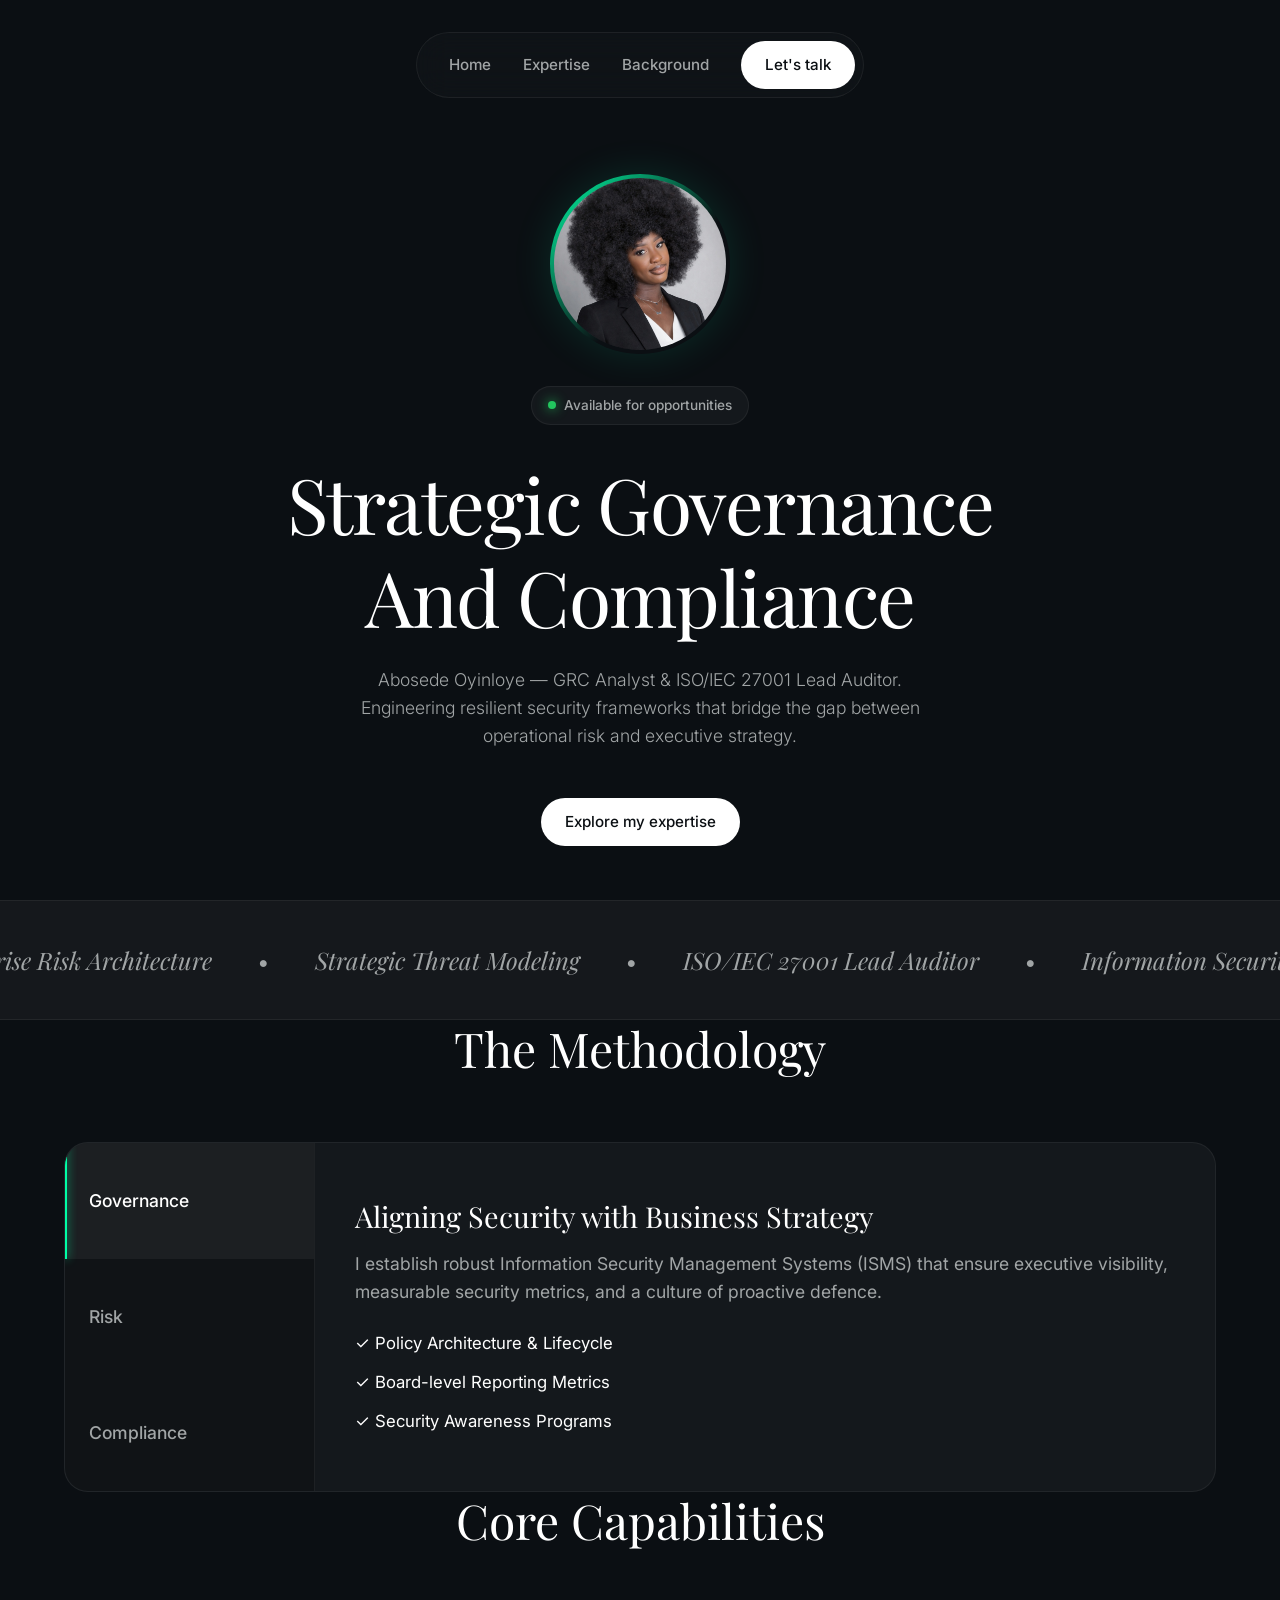
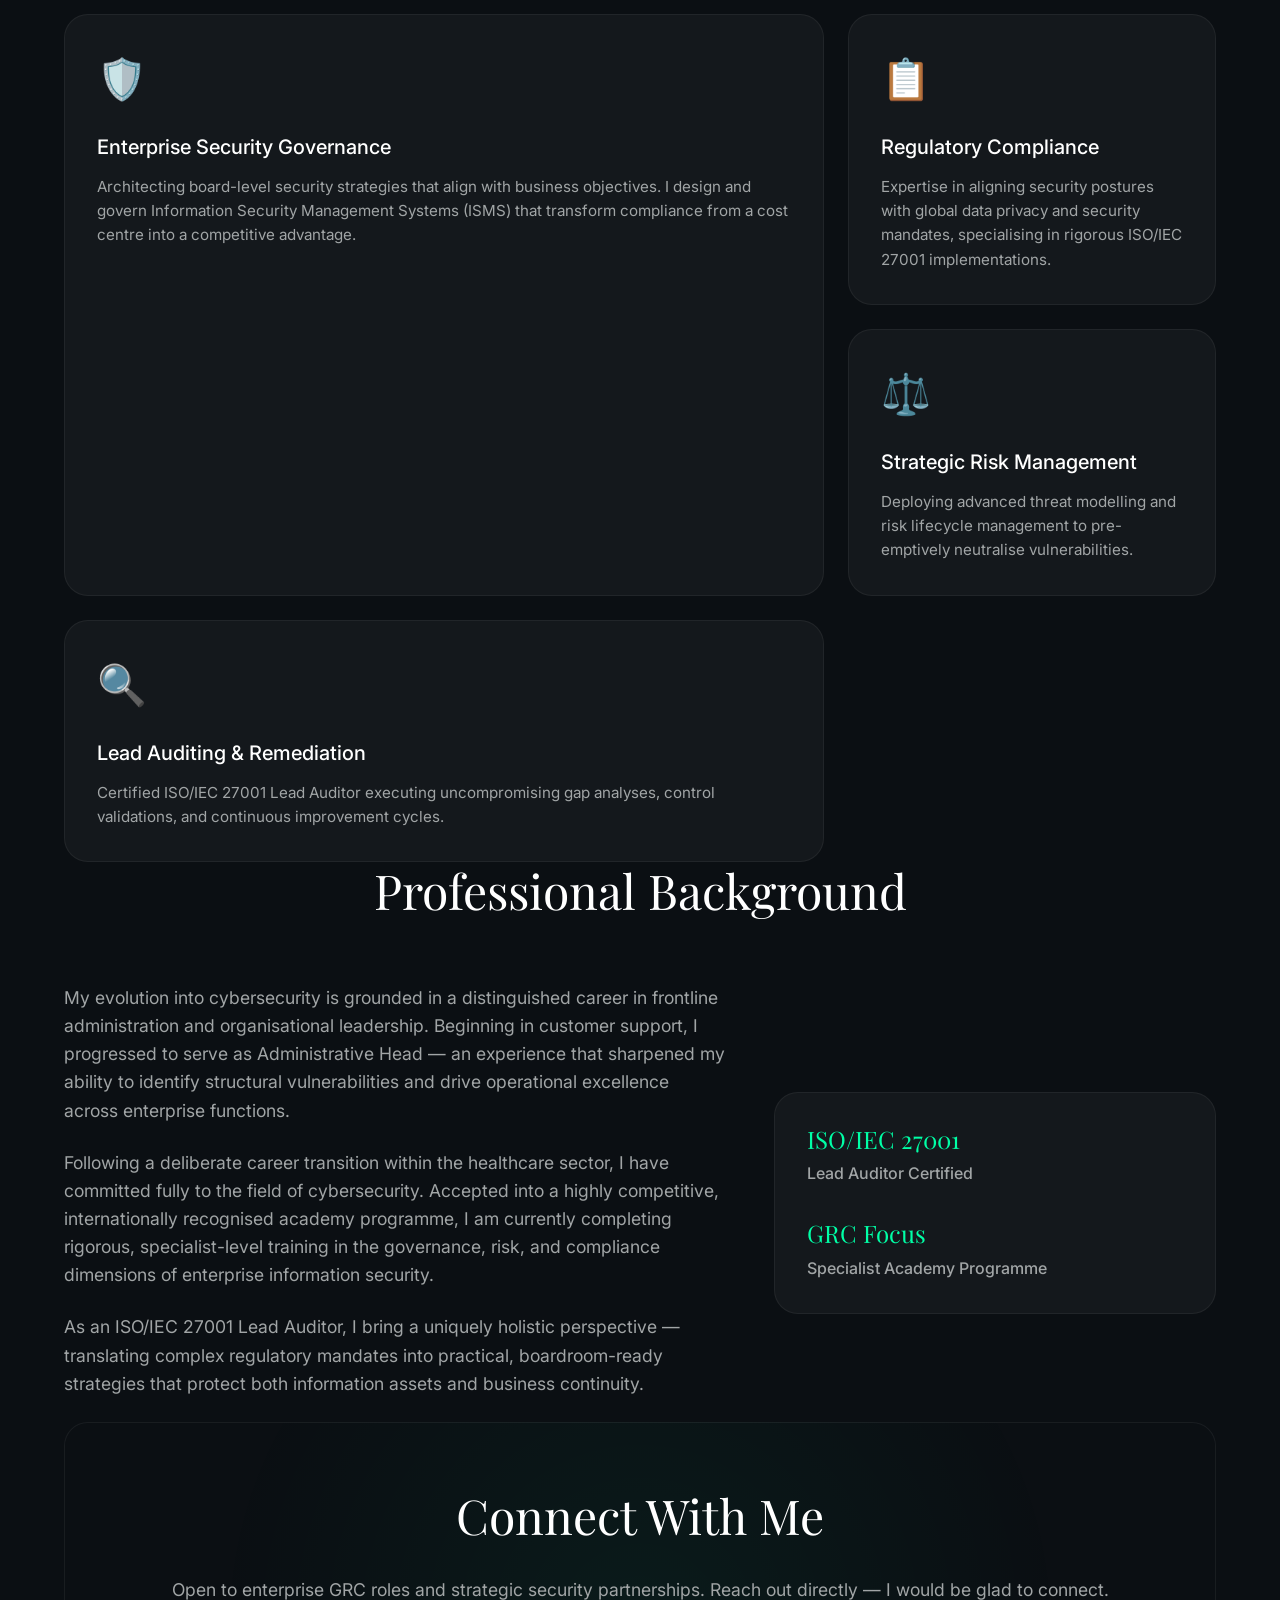
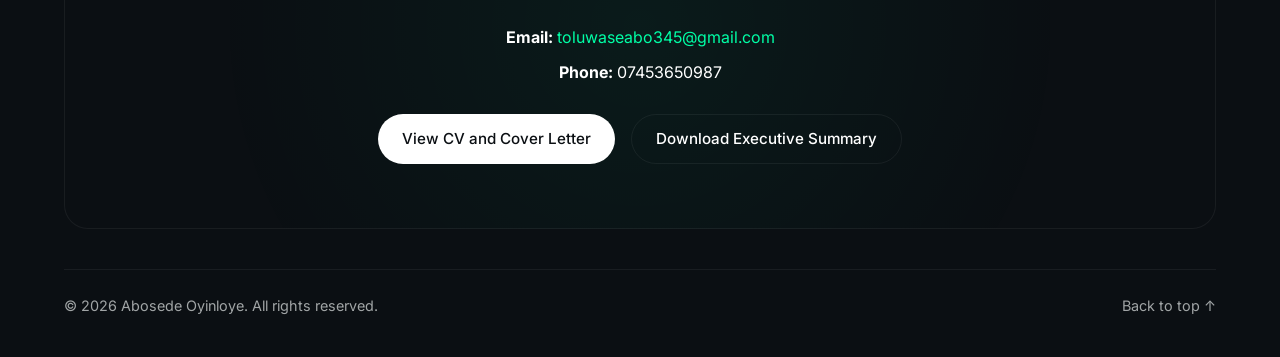
<file: index.html>
<!DOCTYPE html>
<html lang="en">

<head>
    <meta charset="UTF-8">
    <meta name="viewport" content="width=device-width, initial-scale=1.0">
    <title>Abosede Oyinloye | GRC Analyst & ISO/IEC 27001 Lead Auditor</title>
    <meta name="description" content="Abosede Oyinloye — Specialized GRC Analyst and ISO/IEC 27001 Lead Auditor, bridging operational leadership with enterprise information security governance.">
    <meta property="og:title" content="Abosede Oyinloye | GRC Analyst">
    <meta property="og:description" content="Elite GRC portfolio — Strategic Governance, Risk Management, and Compliance leadership.">
    <meta property="og:type" content="website">
    <meta name="keywords" content="GRC Analyst, ISO 27001 Lead Auditor, Cybersecurity, Risk Management, Governance, Compliance">
    <!-- Fonts -->
    <link rel="preconnect" href="https://fonts.googleapis.com">
    <link rel="preconnect" href="https://fonts.gstatic.com" crossorigin>
    <link href="https://fonts.googleapis.com/css2?family=Inter:wght@300;400;500;600&family=Playfair+Display:ital,wght@0,400;0,600;0,700;1,400&display=swap" rel="stylesheet">
    <link rel="stylesheet" href="style.css">
</head>

<body>

    <!-- Floating Navigation -->
    <div class="navbar-wrapper">
        <nav class="navbar">
            <div class="nav-links">
                <a href="#home">Home</a>
                <a href="#expertise">Expertise</a>
                <a href="#journey">Background</a>
                <a href="#contact" class="btn-primary">Let's talk</a>
            </div>
        </nav>
    </div>

    <!-- Main Content -->
    <main>
        <!-- Hero Section -->
        <section id="home" class="hero container">
            <div class="avatar-wrapper">
                <img src="assets/profile.png" alt="Abosede Oyinloye" class="avatar" id="hero-avatar">
            </div>

            <div class="status-badge">
                <div class="status-dot"></div>
                Available for opportunities
            </div>

            <h1 class="hero-title">Strategic Governance And Compliance</h1>

            <p class="hero-subtitle">
                Abosede Oyinloye — GRC Analyst & ISO/IEC 27001 Lead Auditor. Engineering resilient
                security frameworks that bridge the gap between operational risk and executive strategy.
            </p>

            <div class="hero-actions">
                <a href="#expertise" class="btn-primary">Explore my expertise</a>
            </div>
        </section>

        <!-- Certifications Marquee -->
        <div class="marquee-container">
            <div class="marquee-content">
                <span>ISO/IEC 27001 Lead Auditor</span> •
                <span>Information Security Frameworks</span> •
                <span>Global Data Privacy Mandates</span> •
                <span>Enterprise Risk Architecture</span> •
                <span>Strategic Threat Modeling</span> •
                <!-- Duplicate for seamless scrolling -->
                <span>ISO/IEC 27001 Lead Auditor</span> •
                <span>Information Security Frameworks</span> •
                <span>Global Data Privacy Mandates</span> •
                <span>Enterprise Risk Architecture</span> •
                <span>Strategic Threat Modeling</span> •
            </div>
        </div>

        <!-- Methodology Section (Interactive) -->
        <section id="methodology" class="container">
            <h2 class="section-title">The Methodology</h2>
            <div class="methodology-container card">
                <div class="methodology-tabs">
                    <button class="tab-btn active" data-target="gov">Governance</button>
                    <button class="tab-btn" data-target="risk">Risk</button>
                    <button class="tab-btn" data-target="comp">Compliance</button>
                </div>
                <div class="methodology-content">
                    <div id="gov" class="tab-pane active">
                        <h3>Aligning Security with Business Strategy</h3>
                        <p>I establish robust Information Security Management Systems (ISMS) that ensure executive
                            visibility, measurable security metrics, and a culture of proactive defence.</p>
                        <ul class="methodology-list">
                            <li>✓ Policy Architecture & Lifecycle</li>
                            <li>✓ Board-level Reporting Metrics</li>
                            <li>✓ Security Awareness Programs</li>
                        </ul>
                    </div>
                    <div id="risk" class="tab-pane" style="display:none;">
                        <h3>Proactive Threat Mitigation</h3>
                        <p>Transitioning risk management from reactive firefighting to predictive intelligence through
                            rigorous framework deployments and continuous assessments.</p>
                        <ul class="methodology-list">
                            <li>✓ Quantitative Risk Assessments</li>
                            <li>✓ Supply Chain & Vendor Risk Management</li>
                            <li>✓ Asset Vulnerability Tracking</li>
                        </ul>
                    </div>
                    <div id="comp" class="tab-pane" style="display:none;">
                        <h3>Uncompromising Global Standards</h3>
                        <p>Translating complex regulatory mandates into streamlined operational controls. Certified
                            ISO/IEC 27001 Lead Auditor with a strong foundation in analysing and mapping global data privacy legislation.</p>
                        <ul class="methodology-list">
                            <li>✓ ISO/IEC 27001 Gap Analysis</li>
                            <li>✓ Privacy & Regulatory Mapping</li>
                            <li>✓ Continuous Audit Readiness</li>
                        </ul>
                    </div>
                </div>
            </div>
        </section>

        <!-- Expertise Bento Grid -->
        <section id="expertise" class="container">
            <h2 class="section-title">Core Capabilities</h2>
            <div class="bento-grid">
                <div class="card bento-item large-card">
                    <div class="card-icon">🛡️</div>
                    <h3>Enterprise Security Governance</h3>
                    <p>Architecting board-level security strategies that align with business objectives. I design and
                        govern Information Security Management Systems (ISMS) that transform compliance from a cost
                        centre into a competitive advantage.</p>
                </div>
                <div class="card bento-item">
                    <div class="card-icon">📋</div>
                    <h3>Regulatory Compliance</h3>
                    <p>Expertise in aligning security postures with global data privacy and security mandates, specialising in rigorous ISO/IEC 27001 implementations.</p>
                </div>
                <div class="card bento-item">
                    <div class="card-icon">⚖️</div>
                    <h3>Strategic Risk Management</h3>
                    <p>Deploying advanced threat modelling and risk lifecycle management to pre-emptively neutralise
                        vulnerabilities.</p>
                </div>
                <div class="card bento-item wide-card">
                    <div class="card-icon">🔍</div>
                    <h3>Lead Auditing & Remediation</h3>
                    <p>Certified ISO/IEC 27001 Lead Auditor executing uncompromising gap analyses, control validations,
                        and continuous improvement cycles.</p>
                </div>
            </div>
        </section>

        <!-- Background Section -->
        <section id="journey" class="container">
            <h2 class="section-title">Professional Background</h2>
            <div class="journey-content">
                <div class="journey-text">
                    <p>My evolution into cybersecurity is grounded in a distinguished career in frontline administration
                        and organisational leadership. Beginning in customer support, I progressed to serve as
                        Administrative Head — an experience that sharpened my ability to identify structural
                        vulnerabilities and drive operational excellence across enterprise functions.</p>
                    <p>Following a deliberate career transition within the healthcare sector, I have committed fully
                        to the field of cybersecurity. Accepted into a highly competitive, internationally recognised
                        academy programme, I am currently completing rigorous, specialist-level training in the
                        governance, risk, and compliance dimensions of enterprise information security.</p>
                    <p>As an ISO/IEC 27001 Lead Auditor, I bring a uniquely holistic perspective — translating
                        complex regulatory mandates into practical, boardroom-ready strategies that protect both
                        information assets and business continuity.</p>
                </div>
                <div class="journey-stats card">
                    <div class="stat">
                        <h4>ISO/IEC 27001</h4>
                        <p>Lead Auditor Certified</p>
                    </div>
                    <div class="stat">
                        <h4>GRC Focus</h4>
                        <p>Specialist Academy Programme</p>
                    </div>
                </div>
            </div>
        </section>

    </main>

    <!-- Contact/Footer -->
    <footer id="contact" class="container footer-section">
        <div class="footer-card card">
            <h2>Connect With Me</h2>
            <p>Open to enterprise GRC roles and strategic security partnerships. Reach out directly — I would be glad to connect.</p>
            <div class="contact-info">
                <p><strong>Email:</strong> <a href="mailto:toluwaseabo345@gmail.com">toluwaseabo345@gmail.com</a></p>
                <p><strong>Phone:</strong> <span>07453650987</span></p>
            </div>
            <div class="footer-links">
                <a href="#" class="btn-primary">View CV and Cover Letter</a>
                <a href="#" class="btn-secondary">Download Executive Summary</a>
            </div>
        </div>
        <div class="footer-bottom">
            <p>&copy; 2026 Abosede Oyinloye. All rights reserved.</p>
            <a href="#home">Back to top ↑</a>
        </div>
    </footer>

    <script src="main.js"></script>
</body>

</html>
</file>
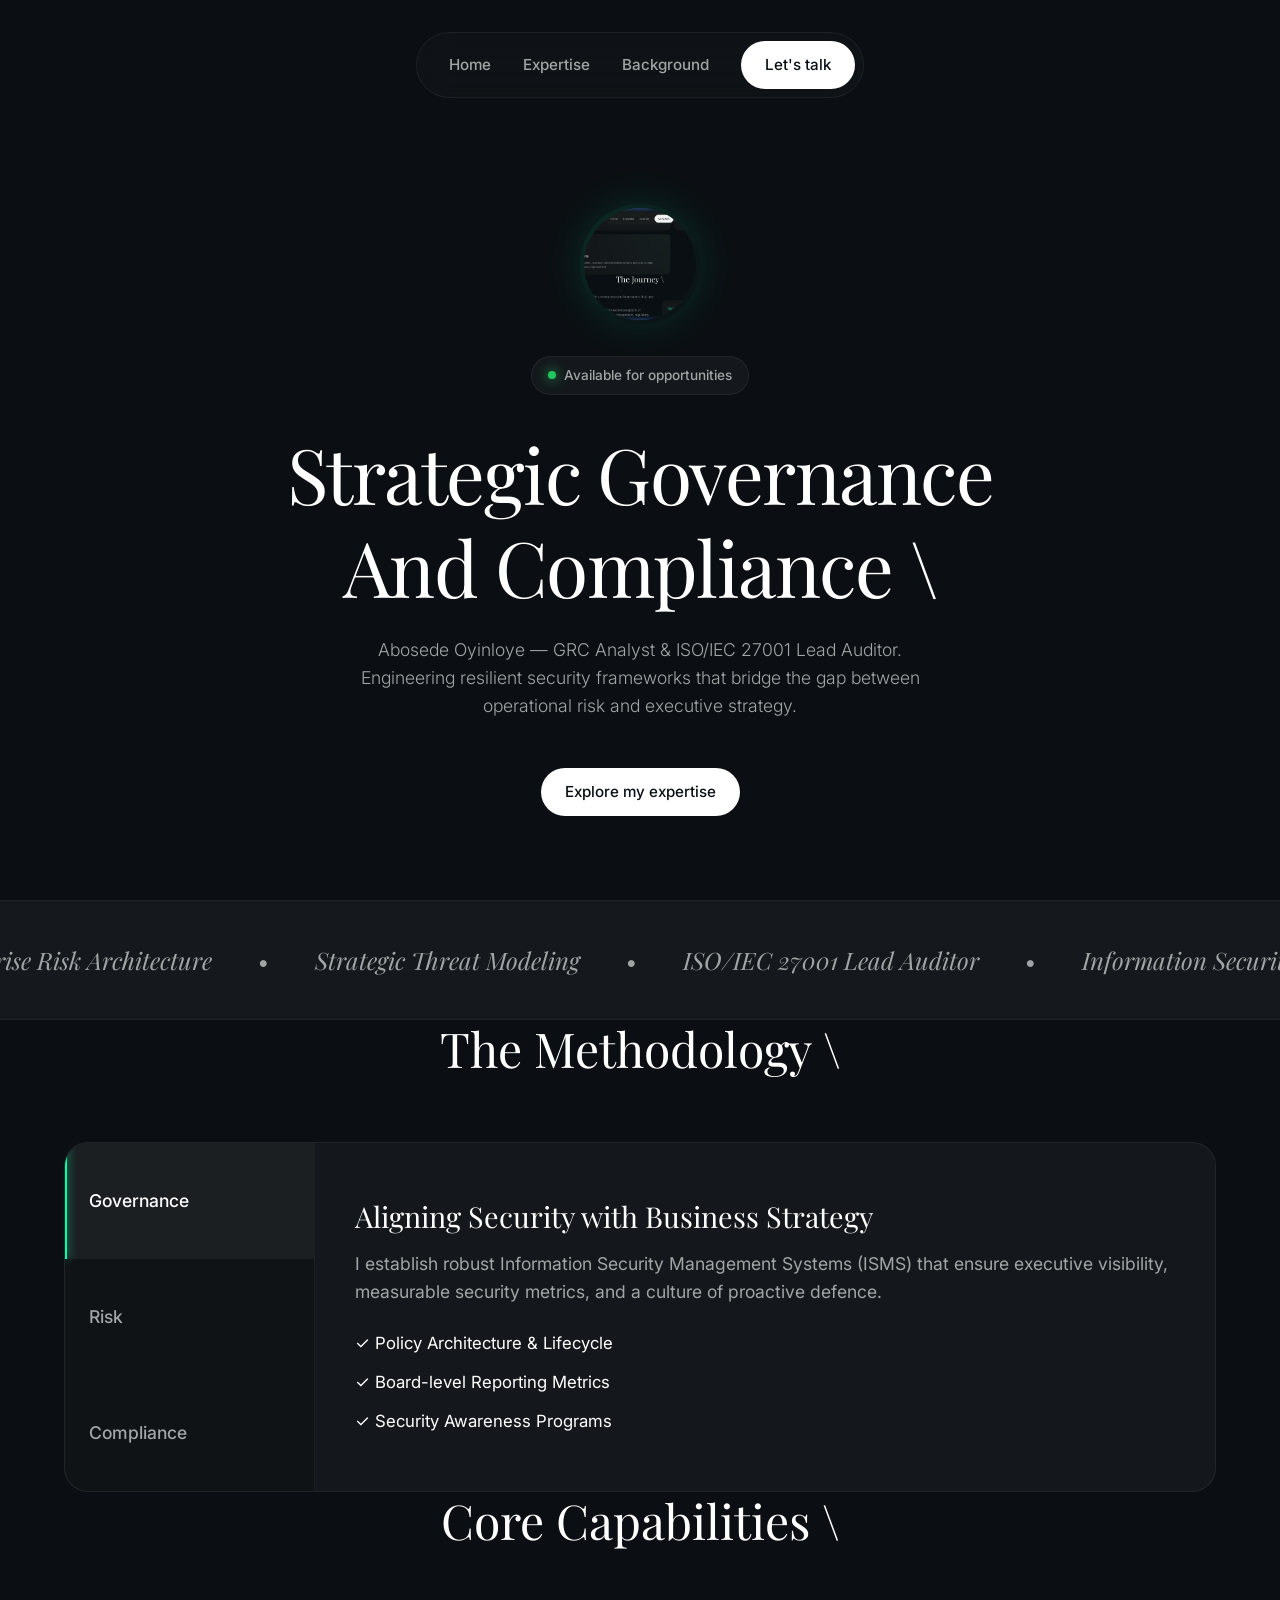
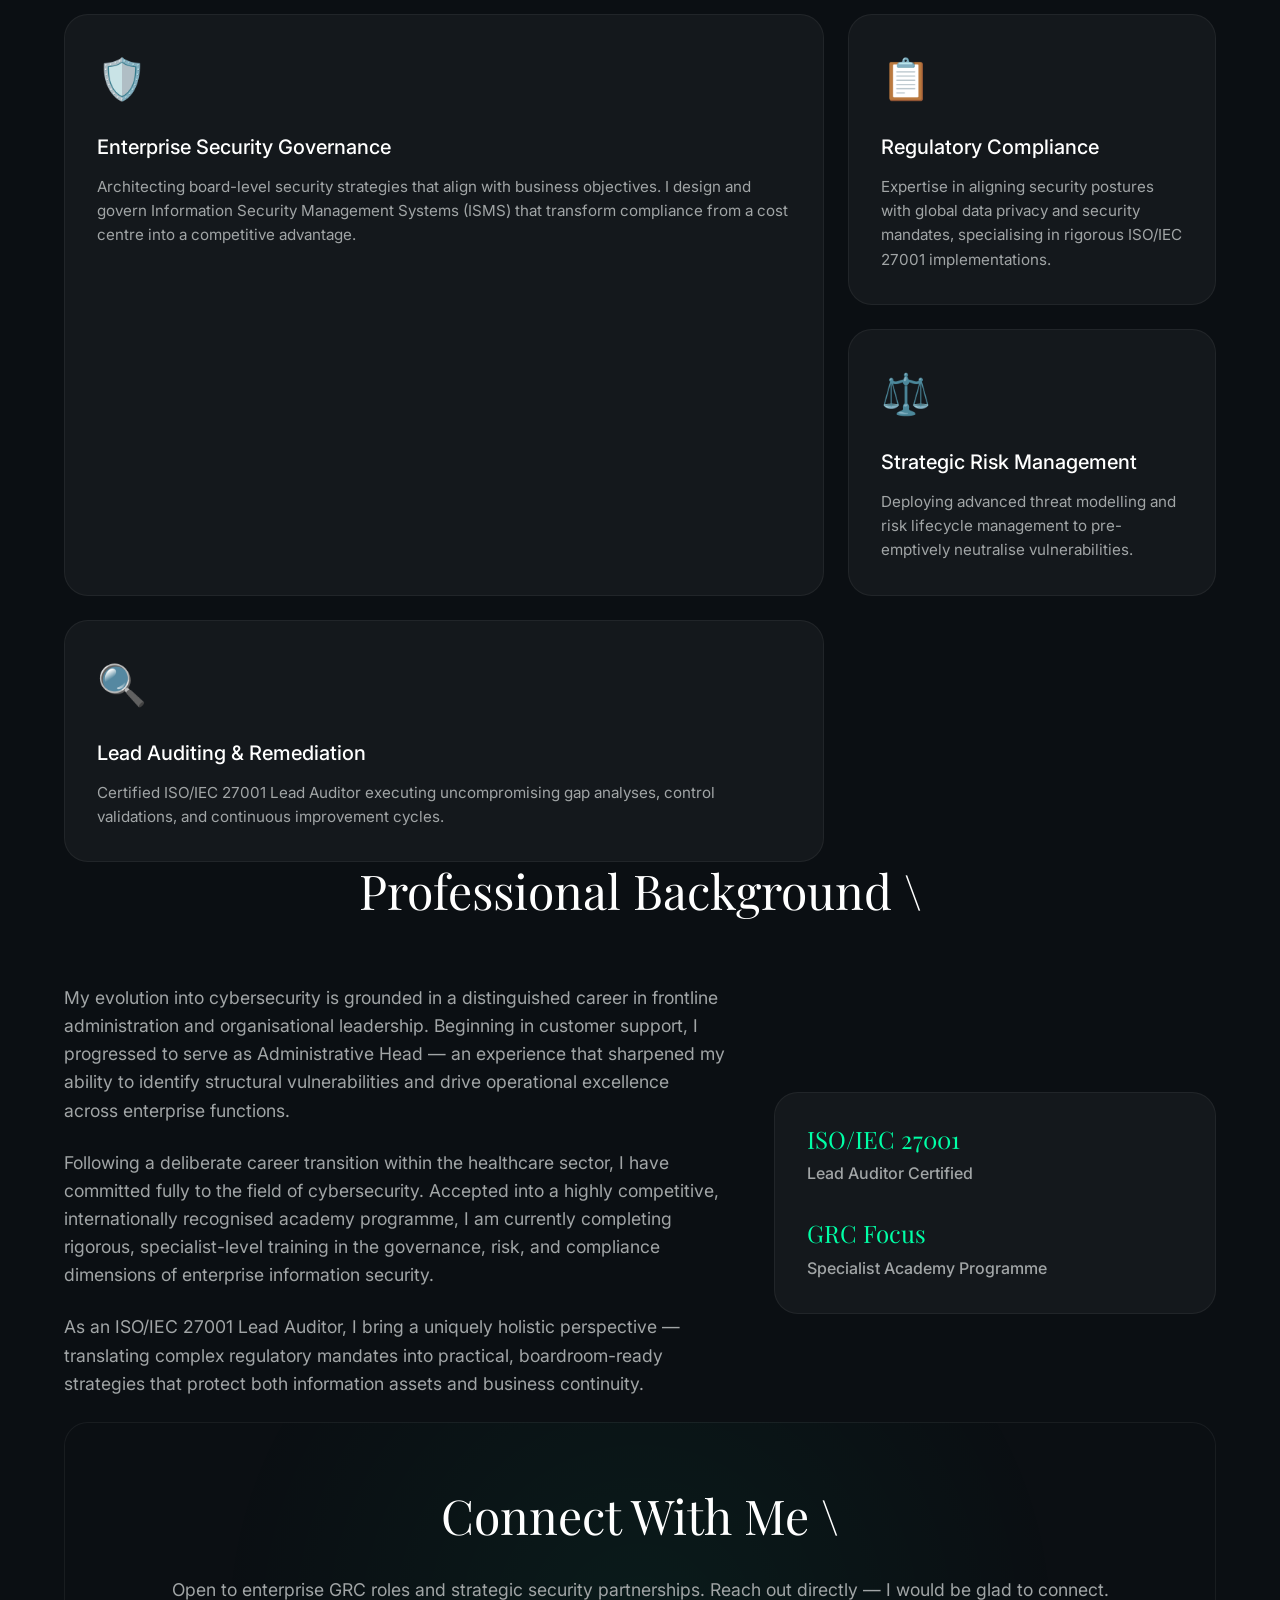
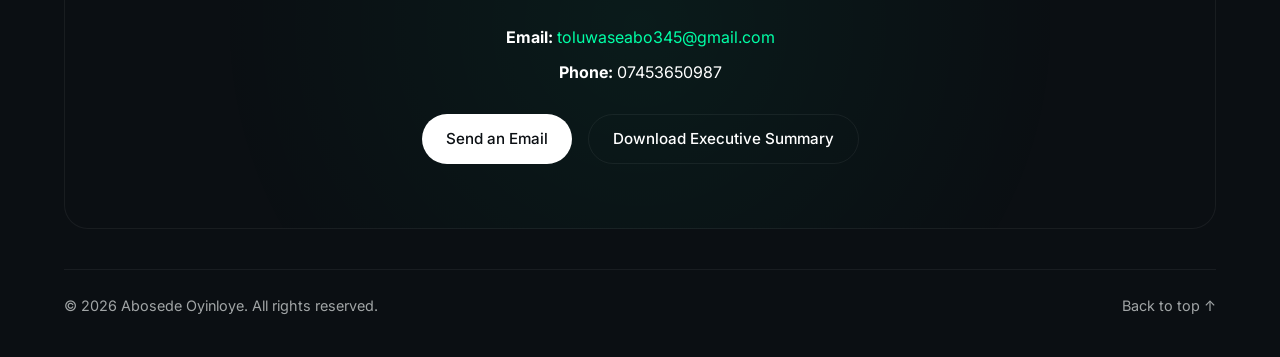
<file: AbosedePortfolio/index.html>
<!DOCTYPE html>
<html lang="en">

<head>
    <meta charset="UTF-8">
    <meta name="viewport" content="width=device-width, initial-scale=1.0">
    <title>Abosede Oyinloye | GRC Analyst & ISO/IEC 27001 Lead Auditor</title>
    <meta name="description" content="Abosede Oyinloye — Specialized GRC Analyst and ISO/IEC 27001 Lead Auditor, bridging operational leadership with enterprise information security governance.">
    <meta property="og:title" content="Abosede Oyinloye | GRC Analyst">
    <meta property="og:description" content="Elite GRC portfolio — Strategic Governance, Risk Management, and Compliance leadership.">
    <meta property="og:type" content="website">
    <meta name="keywords" content="GRC Analyst, ISO 27001 Lead Auditor, Cybersecurity, Risk Management, Governance, Compliance">
    <!-- Fonts -->
    <link rel="preconnect" href="https://fonts.googleapis.com">
    <link rel="preconnect" href="https://fonts.gstatic.com" crossorigin>
    <link href="https://fonts.googleapis.com/css2?family=Inter:wght@300;400;500;600&family=Playfair+Display:ital,wght@0,400;0,600;0,700;1,400&display=swap" rel="stylesheet">
    <link rel="stylesheet" href="style.css">
</head>

<body>

    <!-- Floating Navigation -->
    <div class="navbar-wrapper">
        <nav class="navbar">
            <div class="nav-links">
                <a href="#home">Home</a>
                <a href="#expertise">Expertise</a>
                <a href="#journey">Background</a>
                <a href="#contact" class="btn-primary">Let's talk</a>
            </div>
        </nav>
    </div>

    <!-- Main Content -->
    <main>
        <!-- Hero Section -->
        <section id="home" class="hero container">
            <div class="avatar-wrapper">
                <img src="assets/profile.png" alt="Abosede Oyinloye" class="avatar" id="hero-avatar">
            </div>

            <div class="status-badge">
                <div class="status-dot"></div>
                Available for opportunities
            </div>

            <h1 class="hero-title">Strategic Governance And Compliance \</h1>

            <p class="hero-subtitle">
                Abosede Oyinloye — GRC Analyst & ISO/IEC 27001 Lead Auditor. Engineering resilient
                security frameworks that bridge the gap between operational risk and executive strategy.
            </p>

            <div class="hero-actions">
                <a href="#expertise" class="btn-primary">Explore my expertise</a>
            </div>
        </section>

        <!-- Certifications Marquee -->
        <div class="marquee-container">
            <div class="marquee-content">
                <span>ISO/IEC 27001 Lead Auditor</span> •
                <span>Information Security Frameworks</span> •
                <span>Global Data Privacy Mandates</span> •
                <span>Enterprise Risk Architecture</span> •
                <span>Strategic Threat Modeling</span> •
                <!-- Duplicate for seamless scrolling -->
                <span>ISO/IEC 27001 Lead Auditor</span> •
                <span>Information Security Frameworks</span> •
                <span>Global Data Privacy Mandates</span> •
                <span>Enterprise Risk Architecture</span> •
                <span>Strategic Threat Modeling</span> •
            </div>
        </div>

        <!-- Methodology Section (Interactive) -->
        <section id="methodology" class="container">
            <h2 class="section-title">The Methodology \</h2>
            <div class="methodology-container card">
                <div class="methodology-tabs">
                    <button class="tab-btn active" data-target="gov">Governance</button>
                    <button class="tab-btn" data-target="risk">Risk</button>
                    <button class="tab-btn" data-target="comp">Compliance</button>
                </div>
                <div class="methodology-content">
                    <div id="gov" class="tab-pane active">
                        <h3>Aligning Security with Business Strategy</h3>
                        <p>I establish robust Information Security Management Systems (ISMS) that ensure executive
                            visibility, measurable security metrics, and a culture of proactive defence.</p>
                        <ul class="methodology-list">
                            <li>✓ Policy Architecture & Lifecycle</li>
                            <li>✓ Board-level Reporting Metrics</li>
                            <li>✓ Security Awareness Programs</li>
                        </ul>
                    </div>
                    <div id="risk" class="tab-pane" style="display:none;">
                        <h3>Proactive Threat Mitigation</h3>
                        <p>Transitioning risk management from reactive firefighting to predictive intelligence through
                            rigorous framework deployments and continuous assessments.</p>
                        <ul class="methodology-list">
                            <li>✓ Quantitative Risk Assessments</li>
                            <li>✓ Supply Chain & Vendor Risk Management</li>
                            <li>✓ Asset Vulnerability Tracking</li>
                        </ul>
                    </div>
                    <div id="comp" class="tab-pane" style="display:none;">
                        <h3>Uncompromising Global Standards</h3>
                        <p>Translating complex regulatory mandates into streamlined operational controls. Certified
                            ISO/IEC 27001 Lead Auditor with a strong foundation in analysing and mapping global data privacy legislation.</p>
                        <ul class="methodology-list">
                            <li>✓ ISO/IEC 27001 Gap Analysis</li>
                            <li>✓ Privacy & Regulatory Mapping</li>
                            <li>✓ Continuous Audit Readiness</li>
                        </ul>
                    </div>
                </div>
            </div>
        </section>

        <!-- Expertise Bento Grid -->
        <section id="expertise" class="container">
            <h2 class="section-title">Core Capabilities \</h2>
            <div class="bento-grid">
                <div class="card bento-item large-card">
                    <div class="card-icon">🛡️</div>
                    <h3>Enterprise Security Governance</h3>
                    <p>Architecting board-level security strategies that align with business objectives. I design and
                        govern Information Security Management Systems (ISMS) that transform compliance from a cost
                        centre into a competitive advantage.</p>
                </div>
                <div class="card bento-item">
                    <div class="card-icon">📋</div>
                    <h3>Regulatory Compliance</h3>
                    <p>Expertise in aligning security postures with global data privacy and security mandates, specialising in rigorous ISO/IEC 27001 implementations.</p>
                </div>
                <div class="card bento-item">
                    <div class="card-icon">⚖️</div>
                    <h3>Strategic Risk Management</h3>
                    <p>Deploying advanced threat modelling and risk lifecycle management to pre-emptively neutralise
                        vulnerabilities.</p>
                </div>
                <div class="card bento-item wide-card">
                    <div class="card-icon">🔍</div>
                    <h3>Lead Auditing & Remediation</h3>
                    <p>Certified ISO/IEC 27001 Lead Auditor executing uncompromising gap analyses, control validations,
                        and continuous improvement cycles.</p>
                </div>
            </div>
        </section>

        <!-- Background Section -->
        <section id="journey" class="container">
            <h2 class="section-title">Professional Background \</h2>
            <div class="journey-content">
                <div class="journey-text">
                    <p>My evolution into cybersecurity is grounded in a distinguished career in frontline administration
                        and organisational leadership. Beginning in customer support, I progressed to serve as
                        Administrative Head — an experience that sharpened my ability to identify structural
                        vulnerabilities and drive operational excellence across enterprise functions.</p>
                    <p>Following a deliberate career transition within the healthcare sector, I have committed fully
                        to the field of cybersecurity. Accepted into a highly competitive, internationally recognised
                        academy programme, I am currently completing rigorous, specialist-level training in the
                        governance, risk, and compliance dimensions of enterprise information security.</p>
                    <p>As an ISO/IEC 27001 Lead Auditor, I bring a uniquely holistic perspective — translating
                        complex regulatory mandates into practical, boardroom-ready strategies that protect both
                        information assets and business continuity.</p>
                </div>
                <div class="journey-stats card">
                    <div class="stat">
                        <h4>ISO/IEC 27001</h4>
                        <p>Lead Auditor Certified</p>
                    </div>
                    <div class="stat">
                        <h4>GRC Focus</h4>
                        <p>Specialist Academy Programme</p>
                    </div>
                </div>
            </div>
        </section>

    </main>

    <!-- Contact/Footer -->
    <footer id="contact" class="container footer-section">
        <div class="footer-card card">
            <h2>Connect With Me \</h2>
            <p>Open to enterprise GRC roles and strategic security partnerships. Reach out directly — I would be glad to connect.</p>
            <div class="contact-info">
                <p><strong>Email:</strong> <a href="mailto:toluwaseabo345@gmail.com">toluwaseabo345@gmail.com</a></p>
                <p><strong>Phone:</strong> <span>07453650987</span></p>
            </div>
            <div class="footer-links">
                <a href="mailto:toluwaseabo345@gmail.com" class="btn-primary">Send an Email</a>
                <a href="#" class="btn-secondary">Download Executive Summary</a>
            </div>
        </div>
        <div class="footer-bottom">
            <p>&copy; 2026 Abosede Oyinloye. All rights reserved.</p>
            <a href="#home">Back to top ↑</a>
        </div>
    </footer>

    <script src="main.js"></script>
</body>

</html>
</file>
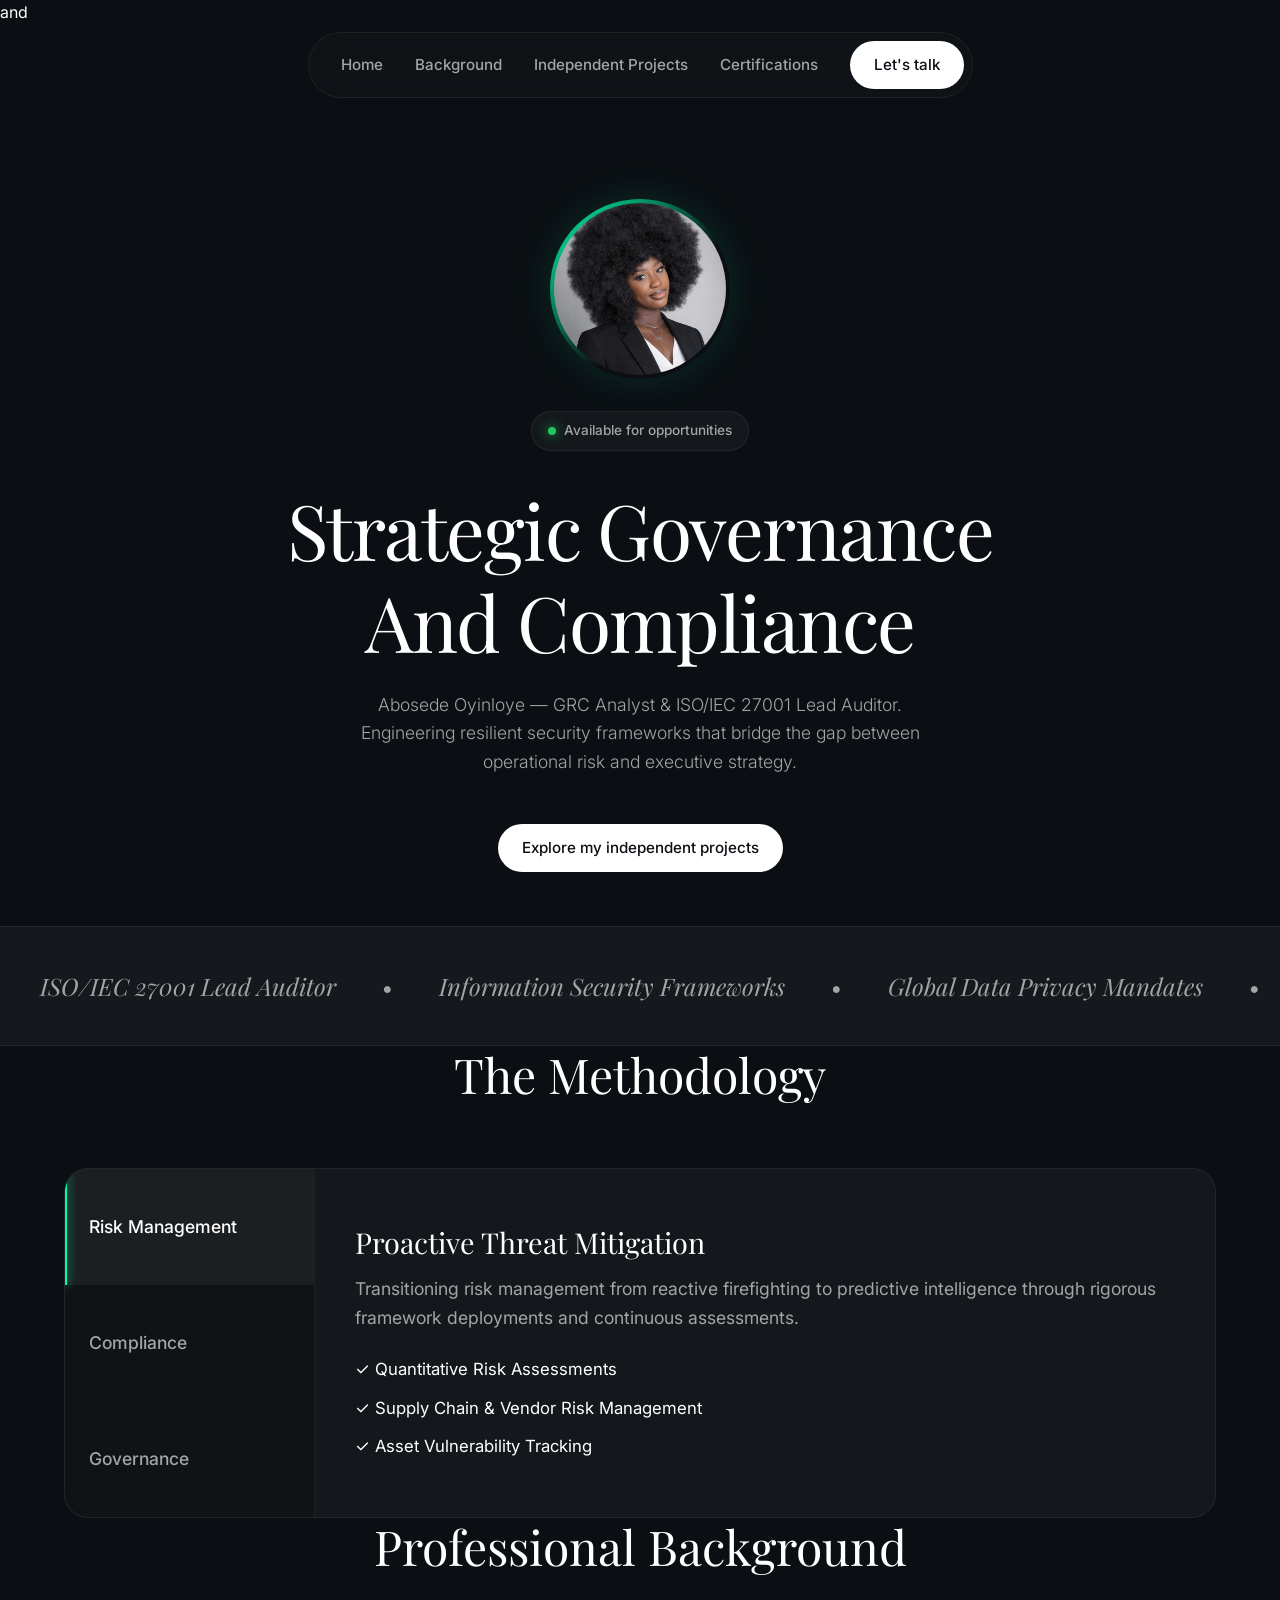
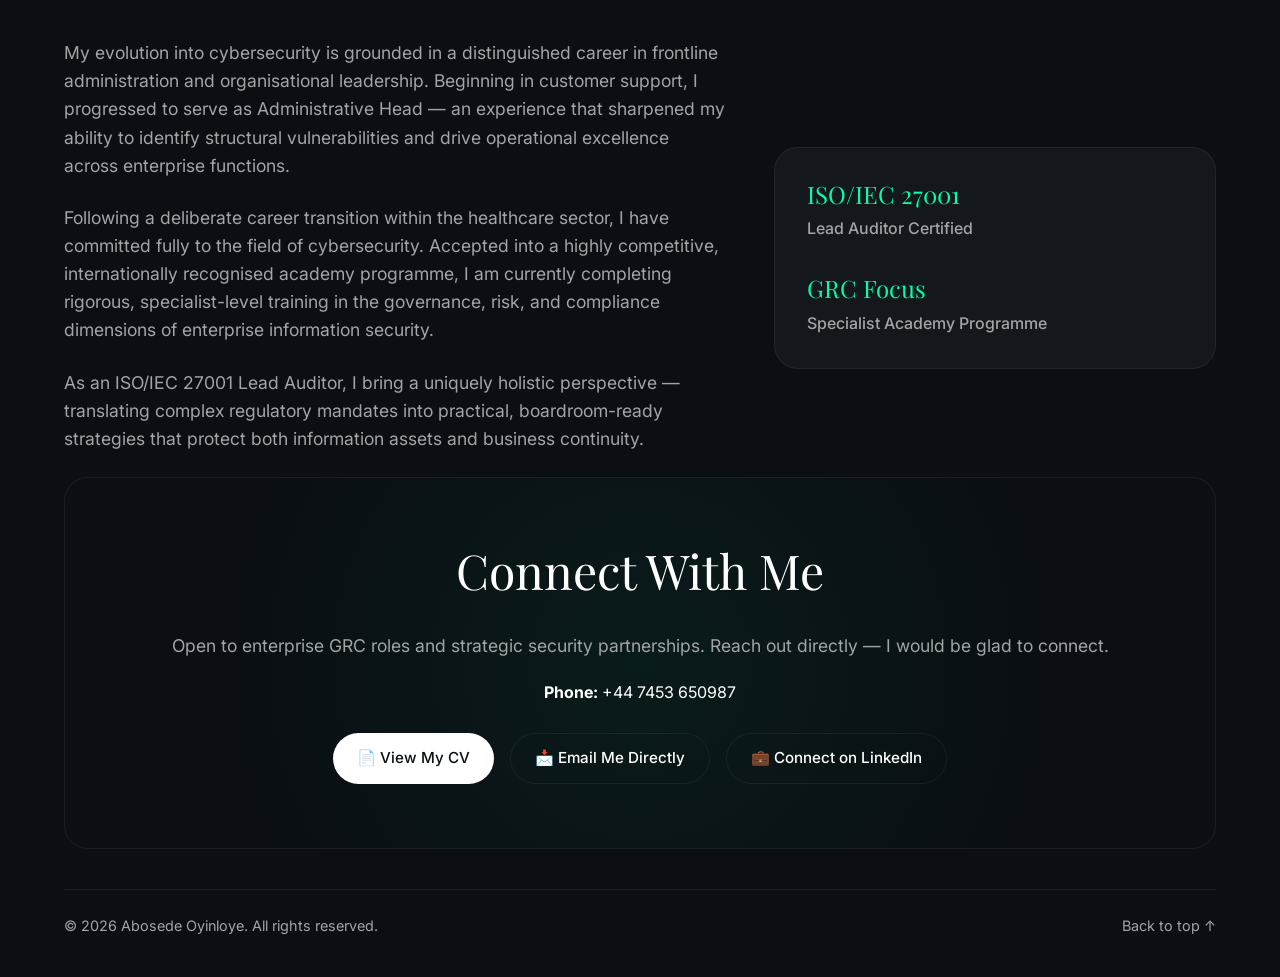
<file: portfolio/index.html>
and
<!DOCTYPE html>
<html lang="en">

<head>
    <meta charset="UTF-8">
    <meta name="viewport" content="width=device-width, initial-scale=1.0">
    <title>Abosede Oyinloye | GRC Analyst & ISO/IEC 27001 Lead Auditor</title>
    <meta name="description"
        content="Abosede Oyinloye — Specialized GRC Analyst and ISO/IEC 27001 Lead Auditor, bridging operational leadership with enterprise information security governance.">
    <meta property="og:title" content="Abosede Oyinloye | GRC Analyst">
    <meta property="og:description"
        content="Elite GRC portfolio — Strategic Governance, Risk Management, and Compliance leadership.">
    <meta property="og:type" content="website">
    <meta name="keywords"
        content="GRC Analyst, ISO 27001 Lead Auditor, Cybersecurity, Risk Management, Governance, Compliance">
    <!-- Fonts -->
    <link rel="preconnect" href="https://fonts.googleapis.com">
    <link rel="preconnect" href="https://fonts.gstatic.com" crossorigin>
    <link
        href="https://fonts.googleapis.com/css2?family=Inter:wght@300;400;500;600&family=Playfair+Display:ital,wght@0,400;0,600;0,700;1,400&display=swap"
        rel="stylesheet">
    <link rel="stylesheet" href="style.css">
</head>

<body>

    <!-- Floating Navigation -->
    <div class="navbar-wrapper">
        <nav class="navbar">
            <button class="hamburger-btn" aria-label="Toggle navigation">
                <span class="bar"></span>
                <span class="bar"></span>
                <span class="bar"></span>
            </button>
            <div class="nav-links">
                <a href="#home">Home</a>
                <a href="#journey">Background</a>
                <a href="projects.html">Independent Projects</a>
                <a href="certifications.html">Certifications</a>
                <a href="#contact" class="btn-primary">Let's talk</a>
            </div>
        </nav>
    </div>

    <!-- Mobile Bottom App Nav (Phone Interface Only) -->
    <nav class="mobile-bottom-nav">
        <a href="#home" class="bottom-nav-item active">
            <span class="nav-icon">🏠</span>
            <span class="nav-text">Home</span>
        </a>
        <a href="projects.html" class="bottom-nav-item">
            <span class="nav-icon">🛡️</span>
            <span class="nav-text">Projects</span>
        </a>
        <a href="certifications.html" class="bottom-nav-item">
            <span class="nav-icon">🏅</span>
            <span class="nav-text">Certs</span>
        </a>
        <a href="cv.html" class="bottom-nav-item">
            <span class="nav-icon">📄</span>
            <span class="nav-text">CV</span>
        </a>
        <a href="https://linkedin.com/in/toluwaseoyinloye" target="_blank" rel="noopener" class="bottom-nav-item">
            <span class="nav-icon">💼</span>
            <span class="nav-text">LinkedIn</span>
        </a>
    </nav>

    <!-- Main Content -->
    <main>
        <!-- Hero Section -->
        <section id="home" class="hero container">
            <div class="avatar-wrapper">
                <img src="assets/profile.png" alt="Abosede Oyinloye" class="avatar" id="hero-avatar">
            </div>

            <div class="status-badge">
                <div class="status-dot"></div>
                Available for opportunities
            </div>

            <h1 class="hero-title">Strategic Governance And Compliance</h1>

            <p class="hero-subtitle">
                Abosede Oyinloye — GRC Analyst & ISO/IEC 27001 Lead Auditor. Engineering resilient
                security frameworks that bridge the gap between operational risk and executive strategy.
            </p>

            <div class="hero-actions">
                <a href="projects.html" class="btn-primary">Explore my independent projects</a>
            </div>
        </section>

        <!-- Certifications Marquee -->
        <div class="marquee-container">
            <div class="marquee-content">
                <span>ISO/IEC 27001 Lead Auditor</span> •
                <span>Information Security Frameworks</span> •
                <span>Global Data Privacy Mandates</span> •
                <span>Enterprise Risk Architecture</span> •
                <span>Strategic Threat Modeling</span> •
                <!-- Duplicate for seamless scrolling -->
                <span>ISO/IEC 27001 Lead Auditor</span> •
                <span>Information Security Frameworks</span> •
                <span>Global Data Privacy Mandates</span> •
                <span>Enterprise Risk Architecture</span> •
                <span>Strategic Threat Modeling</span> •
            </div>
        </div>

        <!-- Methodology Section (Interactive) -->
        <section id="methodology" class="container">
            <h2 class="section-title">The Methodology</h2>
            <div class="methodology-container card">
                <div class="methodology-tabs">
                    <button class="tab-btn active" data-target="risk">Risk Management</button>
                    <button class="tab-btn" data-target="comp">Compliance</button>
                    <button class="tab-btn" data-target="gov">Governance</button>
                </div>
                <div class="methodology-content">
                    <div id="risk" class="tab-pane active">
                        <h3>Proactive Threat Mitigation</h3>
                        <p>Transitioning risk management from reactive firefighting to predictive intelligence through
                            rigorous framework deployments and continuous assessments.</p>
                        <ul class="methodology-list">
                            <li>✓ Quantitative Risk Assessments</li>
                            <li>✓ Supply Chain & Vendor Risk Management</li>
                            <li>✓ Asset Vulnerability Tracking</li>
                        </ul>
                    </div>
                    <div id="comp" class="tab-pane" style="display:none;">
                        <h3>Uncompromising Global Standards</h3>
                        <p>Translating complex regulatory mandates into streamlined operational controls. Certified
                            ISO/IEC 27001 Lead Auditor with a strong foundation in analysing and mapping global data
                            privacy legislation.</p>
                        <ul class="methodology-list">
                            <li>✓ ISO/IEC 27001 Gap Analysis</li>
                            <li>✓ Privacy & Regulatory Mapping</li>
                            <li>✓ Continuous Audit Readiness</li>
                        </ul>
                    </div>
                    <div id="gov" class="tab-pane" style="display:none;">
                        <h3>Aligning Security with Business Strategy</h3>
                        <p>I establish robust Information Security Management Systems (ISMS) that ensure executive
                            visibility, measurable security metrics, and a culture of proactive defence.</p>
                        <ul class="methodology-list">
                            <li>✓ Policy Architecture & Lifecycle</li>
                            <li>✓ Board-level Reporting Metrics</li>
                            <li>✓ Security Awareness Programs</li>
                        </ul>
                    </div>
                </div>
            </div>
        </section>



        <!-- Background Section -->
        <section id="journey" class="container">
            <h2 class="section-title">Professional Background</h2>
            <div class="journey-content">
                <div class="journey-text">
                    <p>My evolution into cybersecurity is grounded in a distinguished career in frontline administration
                        and organisational leadership. Beginning in customer support, I progressed to serve as
                        Administrative Head — an experience that sharpened my ability to identify structural
                        vulnerabilities and drive operational excellence across enterprise functions.</p>
                    <p>Following a deliberate career transition within the healthcare sector, I have committed fully
                        to the field of cybersecurity. Accepted into a highly competitive, internationally recognised
                        academy programme, I am currently completing rigorous, specialist-level training in the
                        governance, risk, and compliance dimensions of enterprise information security.</p>
                    <p>As an ISO/IEC 27001 Lead Auditor, I bring a uniquely holistic perspective — translating
                        complex regulatory mandates into practical, boardroom-ready strategies that protect both
                        information assets and business continuity.</p>
                </div>
                <div class="journey-stats card">
                    <div class="stat">
                        <h4>ISO/IEC 27001</h4>
                        <p>Lead Auditor Certified</p>
                    </div>
                    <div class="stat">
                        <h4>GRC Focus</h4>
                        <p>Specialist Academy Programme</p>
                    </div>
                </div>
            </div>
        </section>

    </main>

    <!-- Contact/Footer -->
    <footer id="contact" class="container footer-section">
        <div class="footer-card card">
            <h2>Connect With Me</h2>
            <p>Open to enterprise GRC roles and strategic security partnerships. Reach out directly — I would be glad to
                connect.</p>
            <div class="contact-info">
                <p><strong>Phone:</strong> <a href="tel:+447453650987"
                        style="color: var(--text-primary); text-decoration: none;">+44 7453 650987</a></p>
            </div>
            <div class="footer-links">
                <a href="cv.html" class="btn-primary">📄 View My CV</a>
                <a href="mailto:toluwaseabo345@gmail.com" class="btn-secondary">📩 Email Me Directly</a>
                <a href="https://www.linkedin.com/in/abosede-oyinloye/" target="_blank" rel="noopener"
                    class="btn-secondary">💼 Connect on LinkedIn</a>
            </div>
        </div>
        <div class="footer-bottom">
            <p>&copy; 2026 Abosede Oyinloye. All rights reserved.</p>
            <a href="#home">Back to top ↑</a>
        </div>
    </footer>

    <script src="main.js?v=2"></script>
</body>

</html>
</file>
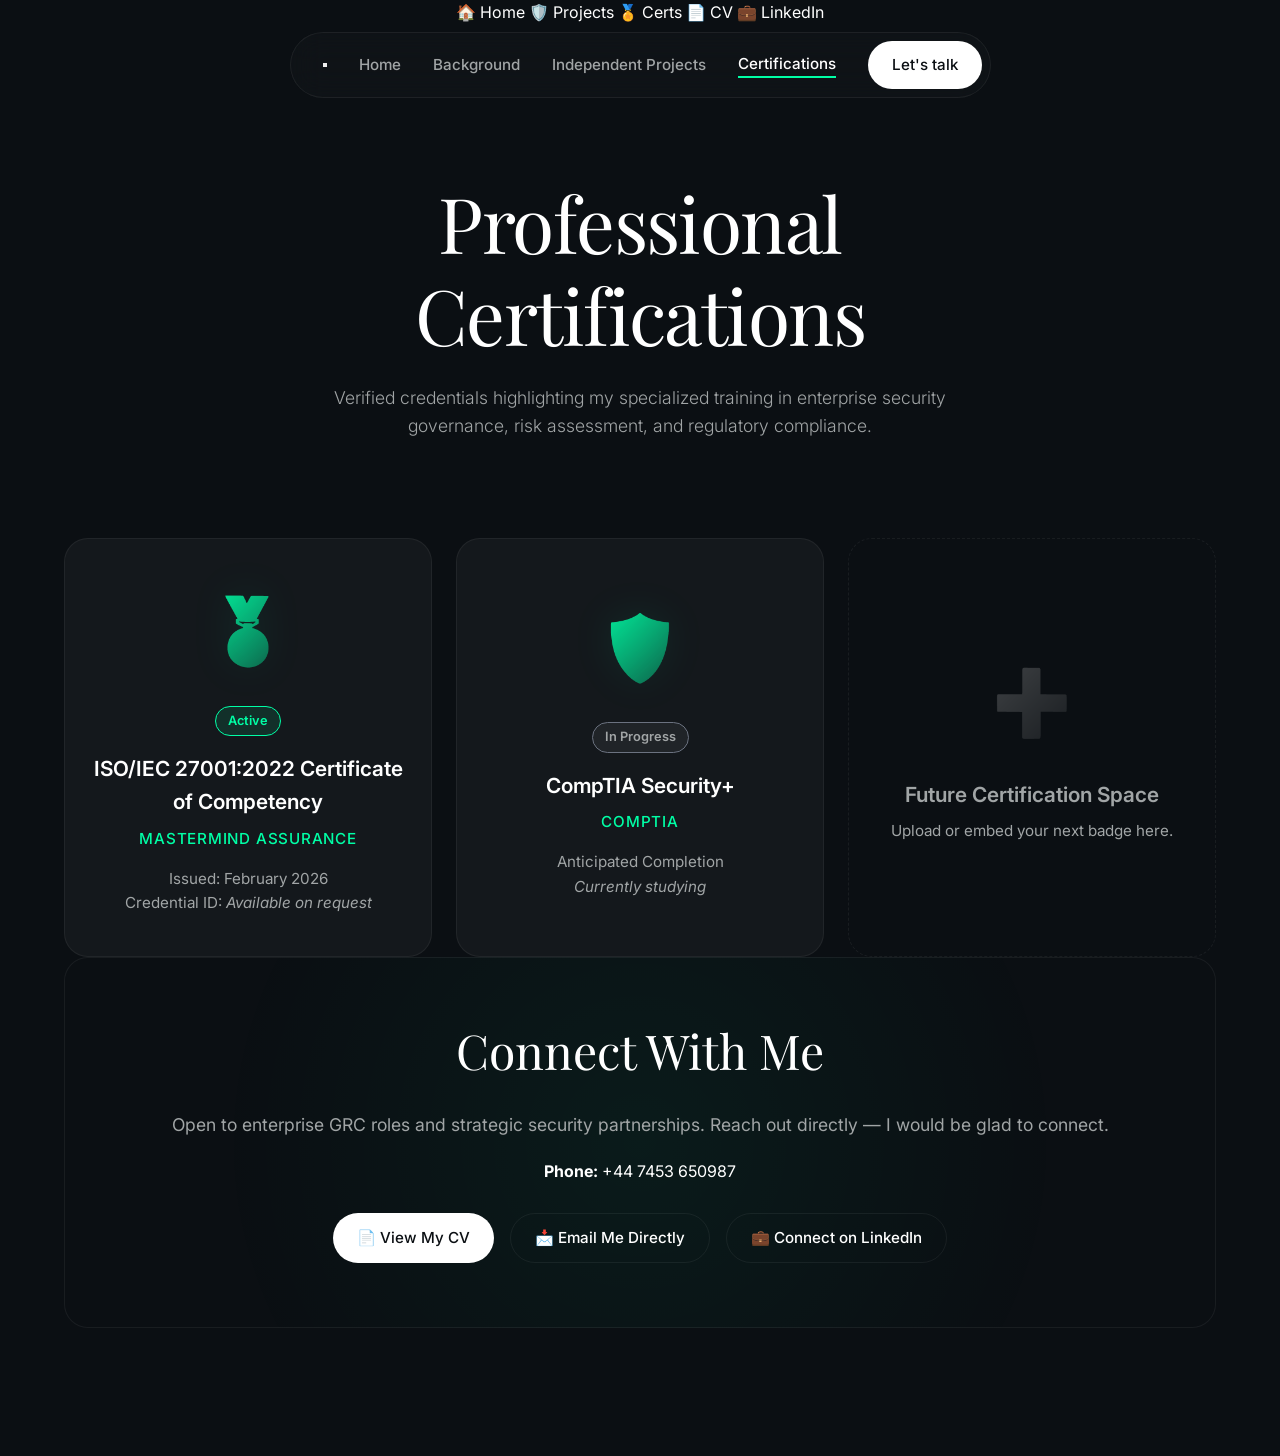
<file: certifications.html>
<!DOCTYPE html>
<html lang="en">

<head>
    <meta charset="UTF-8">
    <meta name="viewport" content="width=device-width, initial-scale=1.0">
    <title>Certifications | Abosede Oyinloye</title>
    <meta name="description" content="Professional Certifications earned by Abosede Oyinloye — Specialized GRC Analyst and ISO/IEC 27001 Lead Auditor.">
    <!-- Fonts -->
    <link rel="preconnect" href="https://fonts.googleapis.com">
    <link rel="preconnect" href="https://fonts.gstatic.com" crossorigin>
    <link href="https://fonts.googleapis.com/css2?family=Inter:wght@300;400;500;600&family=Playfair+Display:ital,wght@0,400;0,600;0,700;1,400&display=swap" rel="stylesheet">
    <link rel="stylesheet" href="style.css">
    <style>
        .cert-card {
            display: flex;
            flex-direction: column;
            align-items: center;
            justify-content: center;
            text-align: center;
            padding: 40px 24px;
        }
        .cert-badge {
            font-size: 4rem;
            margin-bottom: 24px;
            background: linear-gradient(135deg, var(--accent-color), rgba(0, 255, 170, 0.2));
            -webkit-background-clip: text;
            background-clip: text;
            -webkit-text-fill-color: transparent;
            filter: drop-shadow(0 0 20px var(--accent-glow));
        }
        .cert-title {
            color: var(--text-primary);
            font-size: 1.3rem;
            margin-bottom: 8px;
            font-family: var(--font-body);
            font-weight: 600;
        }
        .cert-issuer {
            color: var(--accent-color);
            font-size: 0.95rem;
            margin-bottom: 16px;
            font-weight: 500;
            text-transform: uppercase;
            letter-spacing: 0.05em;
        }
        .cert-status {
            display: inline-block;
            background: rgba(0, 255, 170, 0.1);
            border: 1px solid var(--accent-color);
            color: var(--accent-color);
            border-radius: var(--radius-full);
            padding: 4px 12px;
            font-size: 0.8rem;
            font-weight: 600;
            margin-bottom: 16px;
        }
        .cert-details {
            color: var(--text-secondary);
            font-size: 0.95rem;
            line-height: 1.6;
        }
    </style>
</head>

<body>

    <!-- Floating Navigation -->
    <div class="navbar-wrapper">
        <nav class="navbar">
            <button class="hamburger-btn" aria-label="Toggle navigation">
                <span class="bar"></span>
                <span class="bar"></span>
                <span class="bar"></span>
            </button>
            <div class="nav-links">
                <a href="index.html#home">Home</a>
                <a href="index.html#journey">Background</a>
                <a href="projects.html">Independent Projects</a>
                <a href="certifications.html" style="color: var(--text-primary); border-bottom: 2px solid var(--accent-color);">Certifications</a>
                <a href="index.html#contact" class="btn-primary">Let's talk</a>
            </div>
        </nav>
    </div>
    
    <!-- Mobile Bottom App Nav (Phone Interface Only) -->
    <nav class="mobile-bottom-nav">
        <a href="index.html#home" class="bottom-nav-item">
            <span class="nav-icon">🏠</span>
            <span class="nav-text">Home</span>
        </a>
        <a href="projects.html" class="bottom-nav-item">
            <span class="nav-icon">🛡️</span>
            <span class="nav-text">Projects</span>
        </a>
        <a href="certifications.html" class="bottom-nav-item active">
            <span class="nav-icon">🏅</span>
            <span class="nav-text">Certs</span>
        </a>
        <a href="cv.html" class="bottom-nav-item">
            <span class="nav-icon">📄</span>
            <span class="nav-text">CV</span>
        </a>
        <a href="https://linkedin.com/in/toluwaseoyinloye" target="_blank" rel="noopener" class="bottom-nav-item">
            <span class="nav-icon">💼</span>
            <span class="nav-text">LinkedIn</span>
        </a>
    </nav>

    <!-- Main Content -->
    <main>
        <!-- Page Header -->
        <section class="container" style="padding-top: 150px; padding-bottom: 50px; text-align: center;">
            <h1 class="hero-title fade-up">Professional Certifications</h1>
            <p class="hero-subtitle fade-up" style="max-width: 700px;">
                Verified credentials highlighting my specialized training in enterprise security governance, risk assessment, and regulatory compliance.
            </p>
        </section>

        <!-- Certifications Grid -->
        <section class="container" style="padding-top: 0;">
            <div class="bento-grid">
                
                <!-- Certification 1 -->
                <div class="card cert-card fade-up">
                    <div class="cert-badge">🏅</div>
                    <div class="cert-status">Active</div>
                    <div class="cert-title">ISO/IEC 27001:2022 Certificate of Competency</div>
                    <div class="cert-issuer">Mastermind Assurance</div>
                    <div class="cert-details">
                        Issued: February 2026<br>
                        Credential ID: <i>Available on request</i>
                    </div>
                </div>

                <!-- Certification 2 -->
                <div class="card cert-card fade-up">
                    <div class="cert-badge">🛡️</div>
                    <div class="cert-status" style="border-color: #6B7280; color: #A1A5A6; background: rgba(255,255,255,0.05);">In Progress</div>
                    <div class="cert-title">CompTIA Security+</div>
                    <div class="cert-issuer">CompTIA</div>
                    <div class="cert-details">
                        Anticipated Completion<br>
                        <i>Currently studying</i>
                    </div>
                </div>
                
                <!-- Placeholder for Future Certs -->
                <div class="card cert-card fade-up" style="border: 1px dashed var(--border-glass); background: transparent;">
                    <div class="cert-badge" style="filter: grayscale(1); opacity: 0.3;">➕</div>
                    <div class="cert-title" style="color: var(--text-secondary);">Future Certification Space</div>
                    <div class="cert-details">
                        Upload or embed your next badge here.
                    </div>
                </div>

            </div>
        </section>
    </main>

    <!-- Contact/Footer -->
    <footer id="contact" class="container footer-section">
        <div class="footer-card card fade-up">
            <h2>Connect With Me</h2>
            <p>Open to enterprise GRC roles and strategic security partnerships. Reach out directly — I would be glad to connect.</p>
            <div class="contact-info">
                <p><strong>Phone:</strong> <a href="tel:+447453650987" style="color: var(--text-primary); text-decoration: none;">+44 7453 650987</a></p>
            </div>
            <div class="footer-links">
                <a href="cv.html" class="btn-primary">📄 View My CV</a>
                <a href="mailto:toluwaseabo345@gmail.com" class="btn-secondary">📩 Email Me Directly</a>
                <a href="https://www.linkedin.com/in/abosede-oyinloye/" target="_blank" rel="noopener" class="btn-secondary">💼 Connect on LinkedIn</a>
            </div>
        </div>
        <div class="footer-bottom fade-up">
            <p>&copy; 2026 Abosede Oyinloye. All rights reserved.</p>
            <a href="#">Back to top ↑</a>
        </div>
    </footer>

    <script src="main.js?v=2"></script>
</body>
</html>
</file>
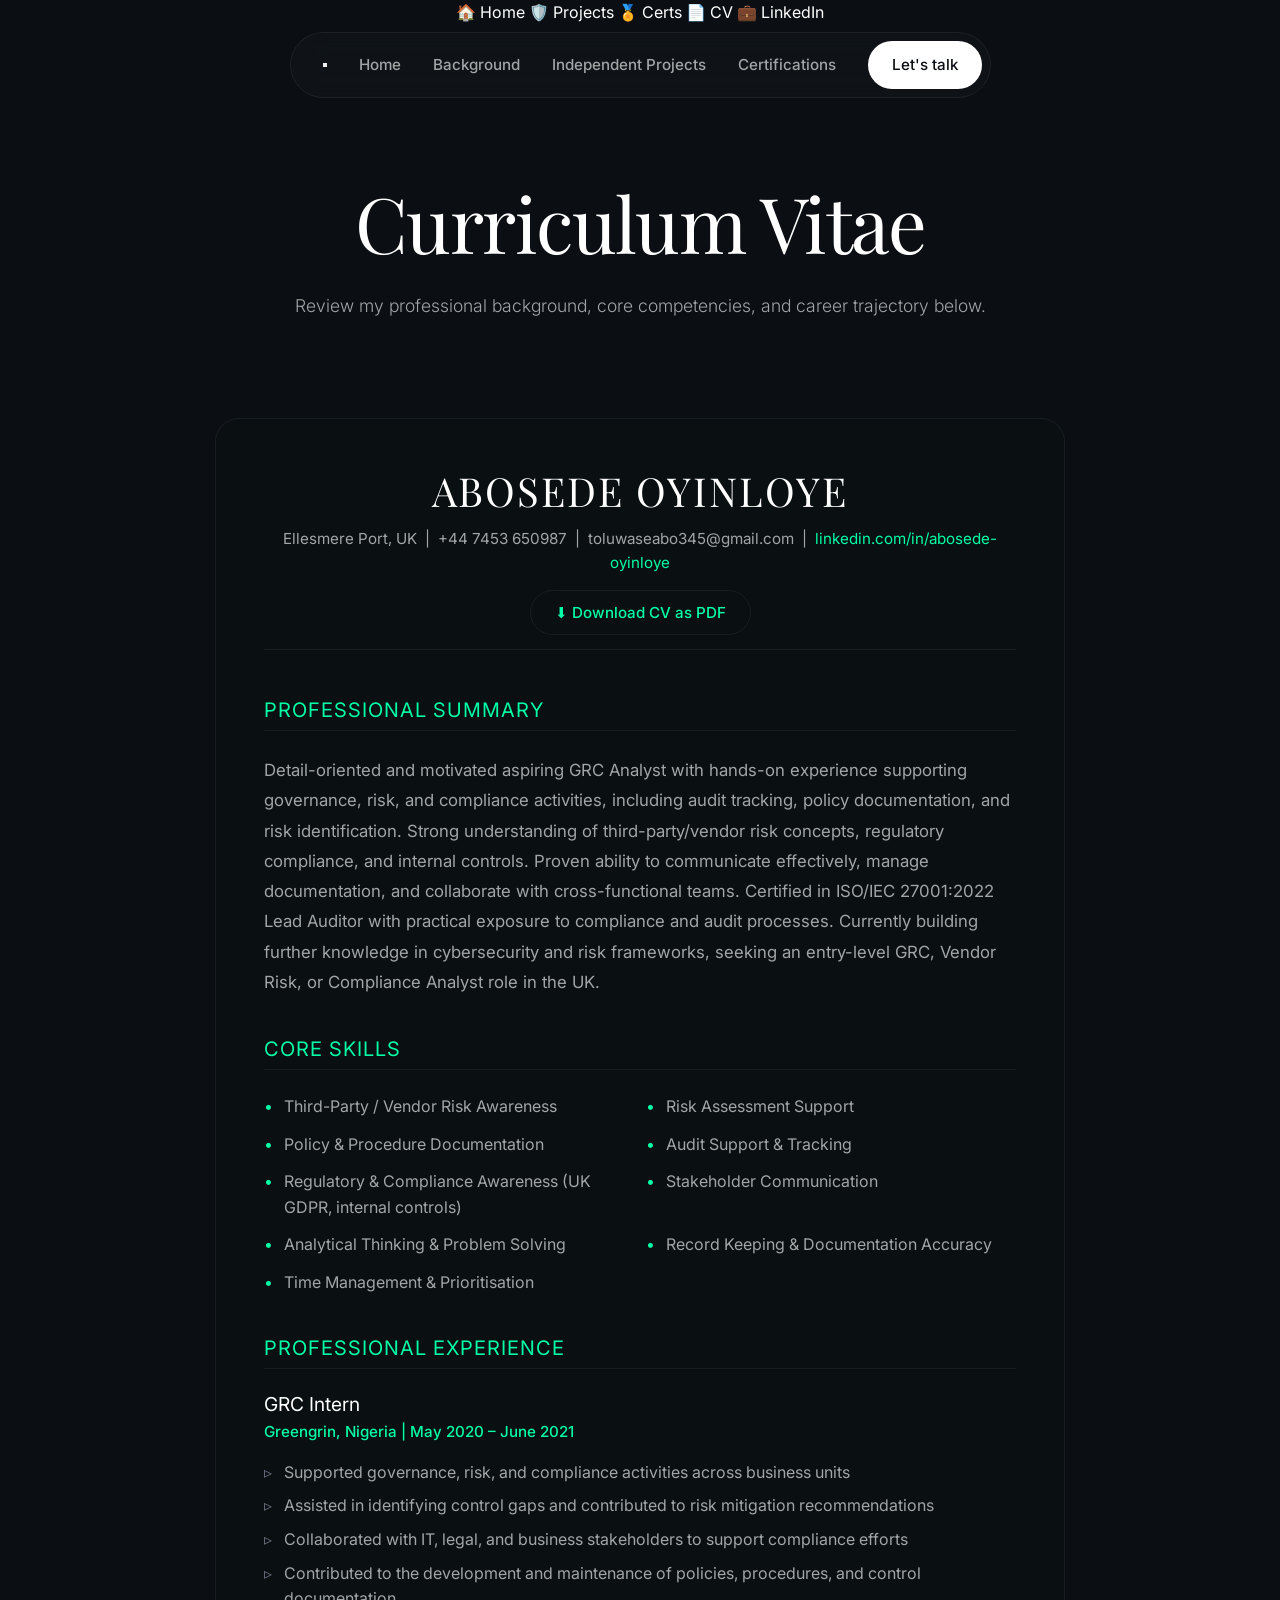
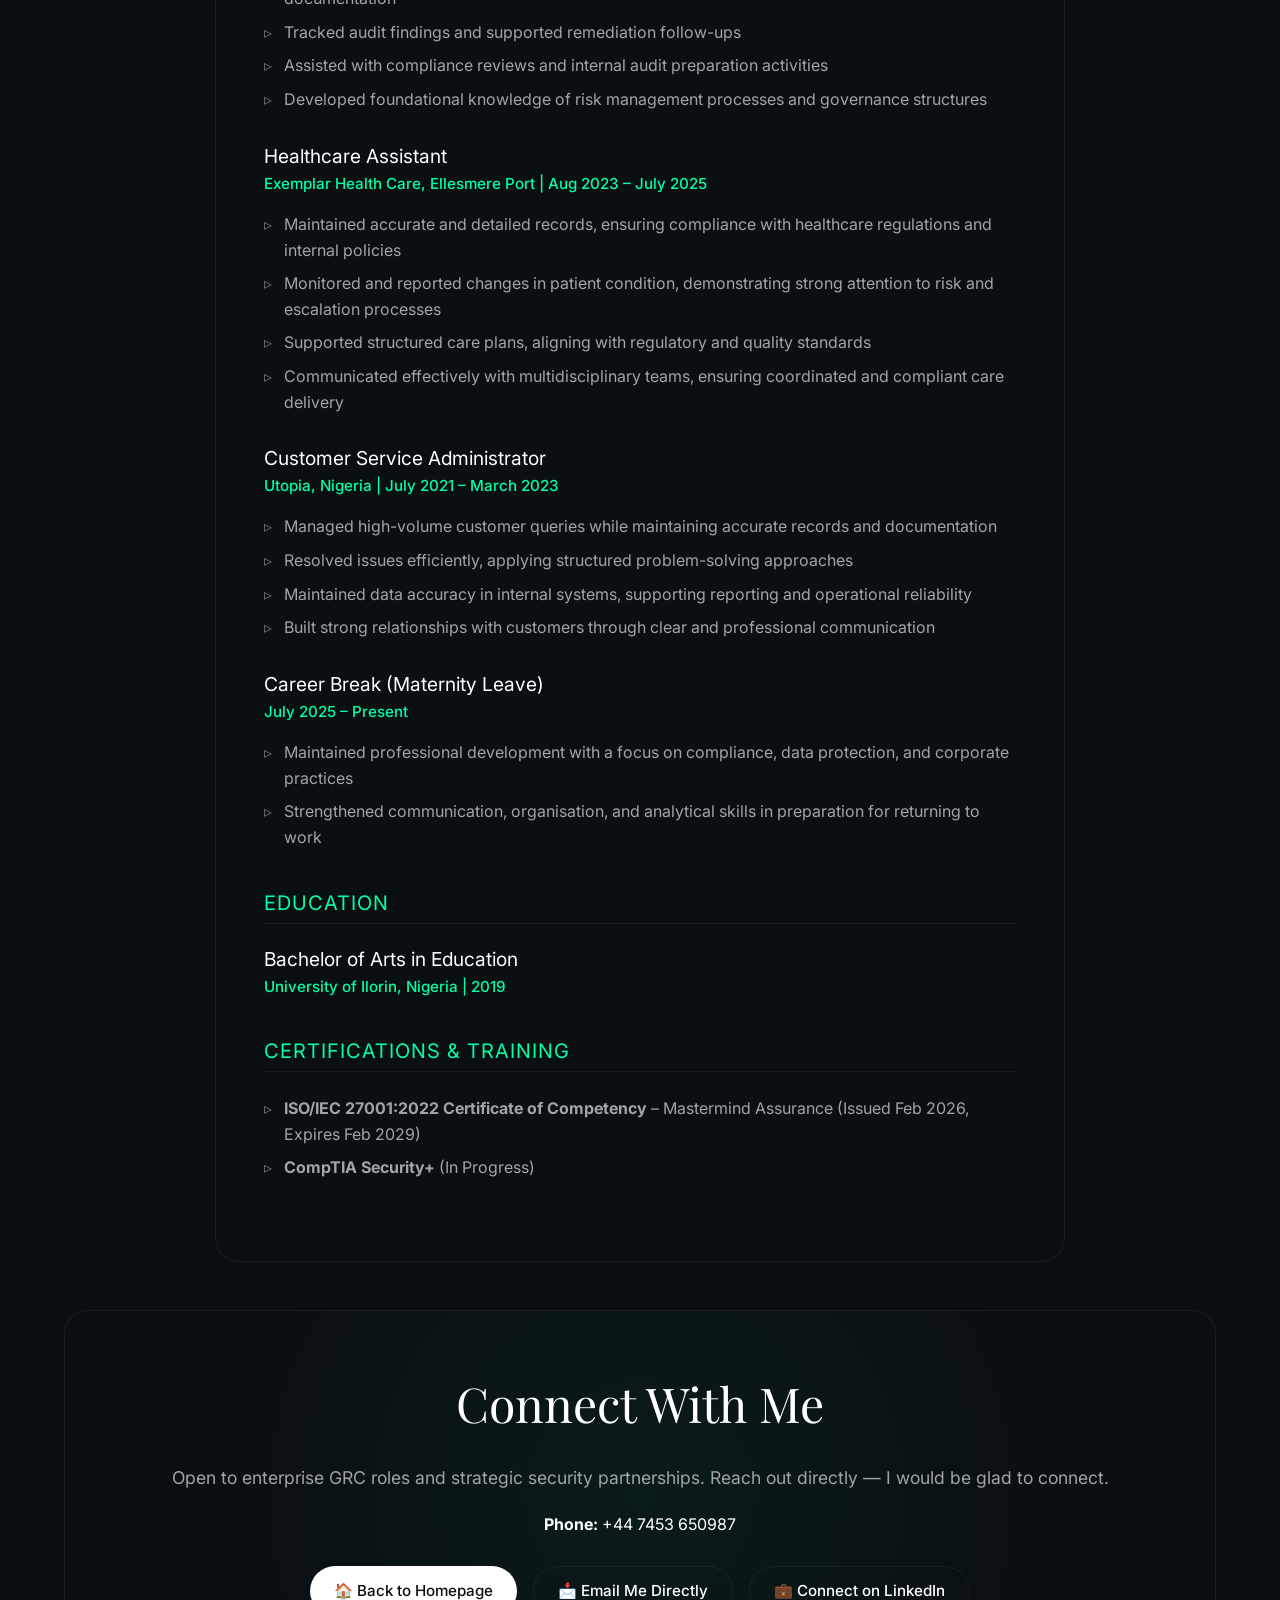
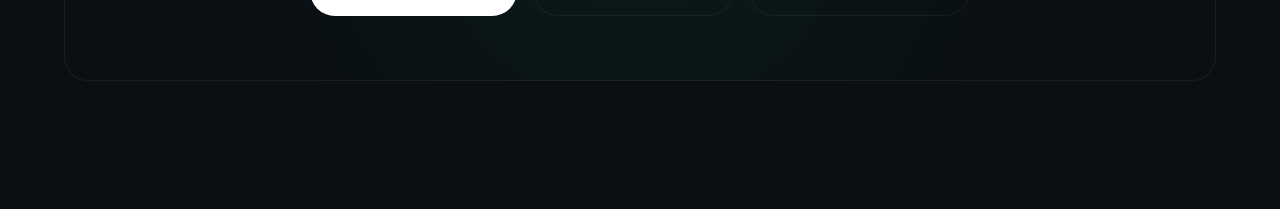
<file: cv.html>
<!DOCTYPE html>
<html lang="en">

<head>
    <meta charset="UTF-8">
    <meta name="viewport" content="width=device-width, initial-scale=1.0">
    <title>CV & Cover Letter | Abosede Oyinloye</title>
    <meta name="description" content="CV and Cover Letter for Abosede Oyinloye — GRC Analyst & ISO/IEC 27001 Lead Auditor">
    <!-- Fonts -->
    <link rel="preconnect" href="https://fonts.googleapis.com">
    <link rel="preconnect" href="https://fonts.gstatic.com" crossorigin>
    <link href="https://fonts.googleapis.com/css2?family=Inter:wght@300;400;500;600&family=Playfair+Display:ital,wght@0,400;0,600;0,700;1,400&display=swap" rel="stylesheet">
    <link rel="stylesheet" href="style.css">
    <style>
        .cv-document {
            max-width: 850px;
            margin: 0 auto;
            text-align: left;
            padding: 48px;
            background: rgba(11, 15, 19, 0.6);
        }

        .cv-section-title {
            color: var(--accent-color);
            margin-bottom: 24px;
            margin-top: 40px;
            font-size: 1.25rem;
            text-transform: uppercase;
            letter-spacing: 0.05em;
            border-bottom: 1px solid var(--border-glass);
            padding-bottom: 8px;
            font-family: var(--font-body);
        }

        .cv-document h3.cv-section-title:first-of-type {
            margin-top: 0;
        }

        .cv-text {
            color: var(--text-secondary);
            font-size: 1.05rem;
            line-height: 1.8;
            margin-bottom: 24px;
        }

        .cv-header {
            text-align: center;
            margin-bottom: 48px;
            border-bottom: 1px solid var(--border-glass);
            padding-bottom: 24px;
        }

        .cv-header h2 {
            margin-bottom: 12px;
            font-size: 2.5rem;
            letter-spacing: 2px;
            text-transform: uppercase;
        }

        .cv-header p {
            color: var(--text-secondary);
            font-size: 0.95rem;
        }
        
        .cv-header a {
            color: var(--accent-color);
        }

        .cv-list {
            list-style: none;
            padding-left: 0;
            margin-bottom: 32px;
            display: grid;
            grid-template-columns: 1fr 1fr;
            gap: 12px;
        }

        .cv-list li {
            position: relative;
            padding-left: 20px;
            color: var(--text-secondary);
            font-size: 1rem;
        }

        .cv-list li::before {
            content: '•';
            color: var(--accent-color);
            position: absolute;
            left: 0;
        }

        .job-entry {
            margin-bottom: 32px;
        }

        .job-entry h4 {
            color: var(--text-primary);
            font-size: 1.2rem;
            margin-bottom: 4px;
            font-family: var(--font-body);
        }

        .job-meta {
            color: var(--accent-color);
            font-size: 0.95rem;
            margin-bottom: 16px;
            font-weight: 500;
        }

        .entry-list {
            list-style: none;
            padding-left: 0;
        }

        .entry-list li {
            position: relative;
            padding-left: 20px;
            margin-bottom: 8px;
            color: var(--text-secondary);
            line-height: 1.6;
        }

        .entry-list li::before {
            content: '▹';
            color: var(--text-muted);
            position: absolute;
            left: 0;
        }

        @media (max-width: 768px) {
            .cv-list {
                grid-template-columns: 1fr;
            }
            .cv-document {
                padding: 24px;
            }
        }
    </style>
</head>

<body>

    <!-- Floating Navigation -->
    <div class="navbar-wrapper">
        <nav class="navbar">
            <button class="hamburger-btn" aria-label="Toggle navigation">
                <span class="bar"></span>
                <span class="bar"></span>
                <span class="bar"></span>
            </button>
            <div class="nav-links">
                <a href="index.html#home">Home</a>
                <a href="index.html#journey">Background</a>
                <a href="projects.html">Independent Projects</a>
                <a href="certifications.html">Certifications</a>
                <a href="index.html#contact" class="btn-primary">Let's talk</a>
            </div>
        </nav>
    </div>
    
    <!-- Mobile Bottom App Nav (Phone Interface Only) -->
    <nav class="mobile-bottom-nav">
        <a href="index.html#home" class="bottom-nav-item">
            <span class="nav-icon">🏠</span>
            <span class="nav-text">Home</span>
        </a>
        <a href="projects.html" class="bottom-nav-item">
            <span class="nav-icon">🛡️</span>
            <span class="nav-text">Projects</span>
        </a>
        <a href="certifications.html" class="bottom-nav-item">
            <span class="nav-icon">🏅</span>
            <span class="nav-text">Certs</span>
        </a>
        <a href="cv.html" class="bottom-nav-item active">
            <span class="nav-icon">📄</span>
            <span class="nav-text">CV</span>
        </a>
        <a href="https://linkedin.com/in/toluwaseoyinloye" target="_blank" rel="noopener" class="bottom-nav-item">
            <span class="nav-icon">💼</span>
            <span class="nav-text">LinkedIn</span>
        </a>
    </nav>

    <!-- Main Content -->
    <main>
        <!-- Page Header -->
        <section class="container" style="padding-top: 150px; padding-bottom: 50px; text-align: center;">
            <h1 class="hero-title fade-up">Curriculum Vitae</h1>
            <p class="hero-subtitle fade-up" style="max-width: 700px;">
                Review my professional background, core competencies, and career trajectory below.
            </p>
        </section>

        <!-- CV Viewer Layout -->
        <section class="container" style="padding-top: 0;">
            <!-- CV Document Section -->
            <div class="card cv-document fade-up" style="margin-bottom: 48px;">
                
                <div class="cv-header">
                    <h2>ABOSEDE OYINLOYE</h2>
                    <p style="margin-bottom: 24px;">
                        Ellesmere Port, UK &nbsp;|&nbsp;
                        <a href="tel:+447453650987" title="Click to copy" style="color: inherit; text-decoration: none; cursor: copy;">+44 7453 650987</a>
                        &nbsp;|&nbsp; toluwaseabo345@gmail.com &nbsp;|&nbsp;
                        <a href="https://www.linkedin.com/in/abosede-oyinloye/" target="_blank" style="color: var(--accent-color);">linkedin.com/in/abosede-oyinloye</a>
                    </p>
                    <a href="assets/Abosede_Oyinloye_CV.pdf" class="btn-secondary" download>⬇ Download CV as PDF</a>
                </div>

                <!-- Professional Summary -->
                <h3 class="cv-section-title">PROFESSIONAL SUMMARY</h3>
                <div class="cv-text">
                    <p>Detail-oriented and motivated aspiring GRC Analyst with hands-on experience supporting governance, risk, and compliance activities, including audit tracking, policy documentation, and risk identification. Strong understanding of third-party/vendor risk concepts, regulatory compliance, and internal controls. Proven ability to communicate effectively, manage documentation, and collaborate with cross-functional teams. Certified in ISO/IEC 27001:2022 Lead Auditor with practical exposure to compliance and audit processes. Currently building further knowledge in cybersecurity and risk frameworks, seeking an entry-level GRC, Vendor Risk, or Compliance Analyst role in the UK.</p>
                </div>

                <!-- Core Skills -->
                <h3 class="cv-section-title">CORE SKILLS</h3>
                <ul class="cv-list">
                    <li>Third-Party / Vendor Risk Awareness</li>
                    <li>Risk Assessment Support</li>
                    <li>Policy & Procedure Documentation</li>
                    <li>Audit Support & Tracking</li>
                    <li>Regulatory & Compliance Awareness (UK GDPR, internal controls)</li>
                    <li>Stakeholder Communication</li>
                    <li>Analytical Thinking & Problem Solving</li>
                    <li>Record Keeping & Documentation Accuracy</li>
                    <li>Time Management & Prioritisation</li>
                </ul>

                <!-- Professional Experience -->
                <h3 class="cv-section-title">PROFESSIONAL EXPERIENCE</h3>
                
                <div class="job-entry">
                    <h4>GRC Intern</h4>
                    <div class="job-meta">Greengrin, Nigeria | May 2020 – June 2021</div>
                    <ul class="entry-list">
                        <li>Supported governance, risk, and compliance activities across business units</li>
                        <li>Assisted in identifying control gaps and contributed to risk mitigation recommendations</li>
                        <li>Collaborated with IT, legal, and business stakeholders to support compliance efforts</li>
                        <li>Contributed to the development and maintenance of policies, procedures, and control documentation</li>
                        <li>Tracked audit findings and supported remediation follow-ups</li>
                        <li>Assisted with compliance reviews and internal audit preparation activities</li>
                        <li>Developed foundational knowledge of risk management processes and governance structures</li>
                    </ul>
                </div>

                <div class="job-entry">
                    <h4>Healthcare Assistant</h4>
                    <div class="job-meta">Exemplar Health Care, Ellesmere Port | Aug 2023 – July 2025</div>
                    <ul class="entry-list">
                        <li>Maintained accurate and detailed records, ensuring compliance with healthcare regulations and internal policies</li>
                        <li>Monitored and reported changes in patient condition, demonstrating strong attention to risk and escalation processes</li>
                        <li>Supported structured care plans, aligning with regulatory and quality standards</li>
                        <li>Communicated effectively with multidisciplinary teams, ensuring coordinated and compliant care delivery</li>
                    </ul>
                </div>

                <div class="job-entry">
                    <h4>Customer Service Administrator</h4>
                    <div class="job-meta">Utopia, Nigeria | July 2021 – March 2023</div>
                    <ul class="entry-list">
                        <li>Managed high-volume customer queries while maintaining accurate records and documentation</li>
                        <li>Resolved issues efficiently, applying structured problem-solving approaches</li>
                        <li>Maintained data accuracy in internal systems, supporting reporting and operational reliability</li>
                        <li>Built strong relationships with customers through clear and professional communication</li>
                    </ul>
                </div>

                <div class="job-entry">
                    <h4>Career Break (Maternity Leave)</h4>
                    <div class="job-meta">July 2025 – Present</div>
                    <ul class="entry-list">
                        <li>Maintained professional development with a focus on compliance, data protection, and corporate practices</li>
                        <li>Strengthened communication, organisation, and analytical skills in preparation for returning to work</li>
                    </ul>
                </div>

                <!-- Education -->
                <h3 class="cv-section-title">EDUCATION</h3>
                <div class="job-entry">
                    <h4>Bachelor of Arts in Education</h4>
                    <div class="job-meta">University of Ilorin, Nigeria | 2019</div>
                </div>

                <!-- Certifications & Training -->
                <h3 class="cv-section-title">CERTIFICATIONS & TRAINING</h3>
                <div class="job-entry">
                    <ul class="entry-list">
                        <li><strong>ISO/IEC 27001:2022 Certificate of Competency</strong> – Mastermind Assurance (Issued Feb 2026, Expires Feb 2029)</li>
                        <li><strong>CompTIA Security+</strong> (In Progress)</li>
                    </ul>
                </div>

            </div>
        </section>
    </main>

    <!-- Contact/Footer -->
    <footer id="contact" class="container footer-section">
        <div class="footer-card card fade-up">
            <h2>Connect With Me</h2>
            <p>Open to enterprise GRC roles and strategic security partnerships. Reach out directly — I would be glad to connect.</p>
            <div class="contact-info">
                <p><strong>Phone:</strong> <a href="tel:+447453650987" style="color: var(--text-primary); text-decoration: none;">+44 7453 650987</a></p>
            </div>
            <div class="footer-links">
                <a href="index.html#home" class="btn-primary">🏠 Back to Homepage</a>
                <a href="mailto:toluwaseabo345@gmail.com" class="btn-secondary">📩 Email Me Directly</a>
                <a href="https://www.linkedin.com/in/abosede-oyinloye/" target="_blank" rel="noopener" class="btn-secondary">💼 Connect on LinkedIn</a>
            </div>
        </div>
        <div class="footer-bottom fade-up">
            <p>&copy; 2026 Abosede Oyinloye. All rights reserved.</p>
            <a href="#">Back to top ↑</a>
        </div>
    </footer>

    <script src="main.js?v=2"></script>
</body>
</html>
</file>
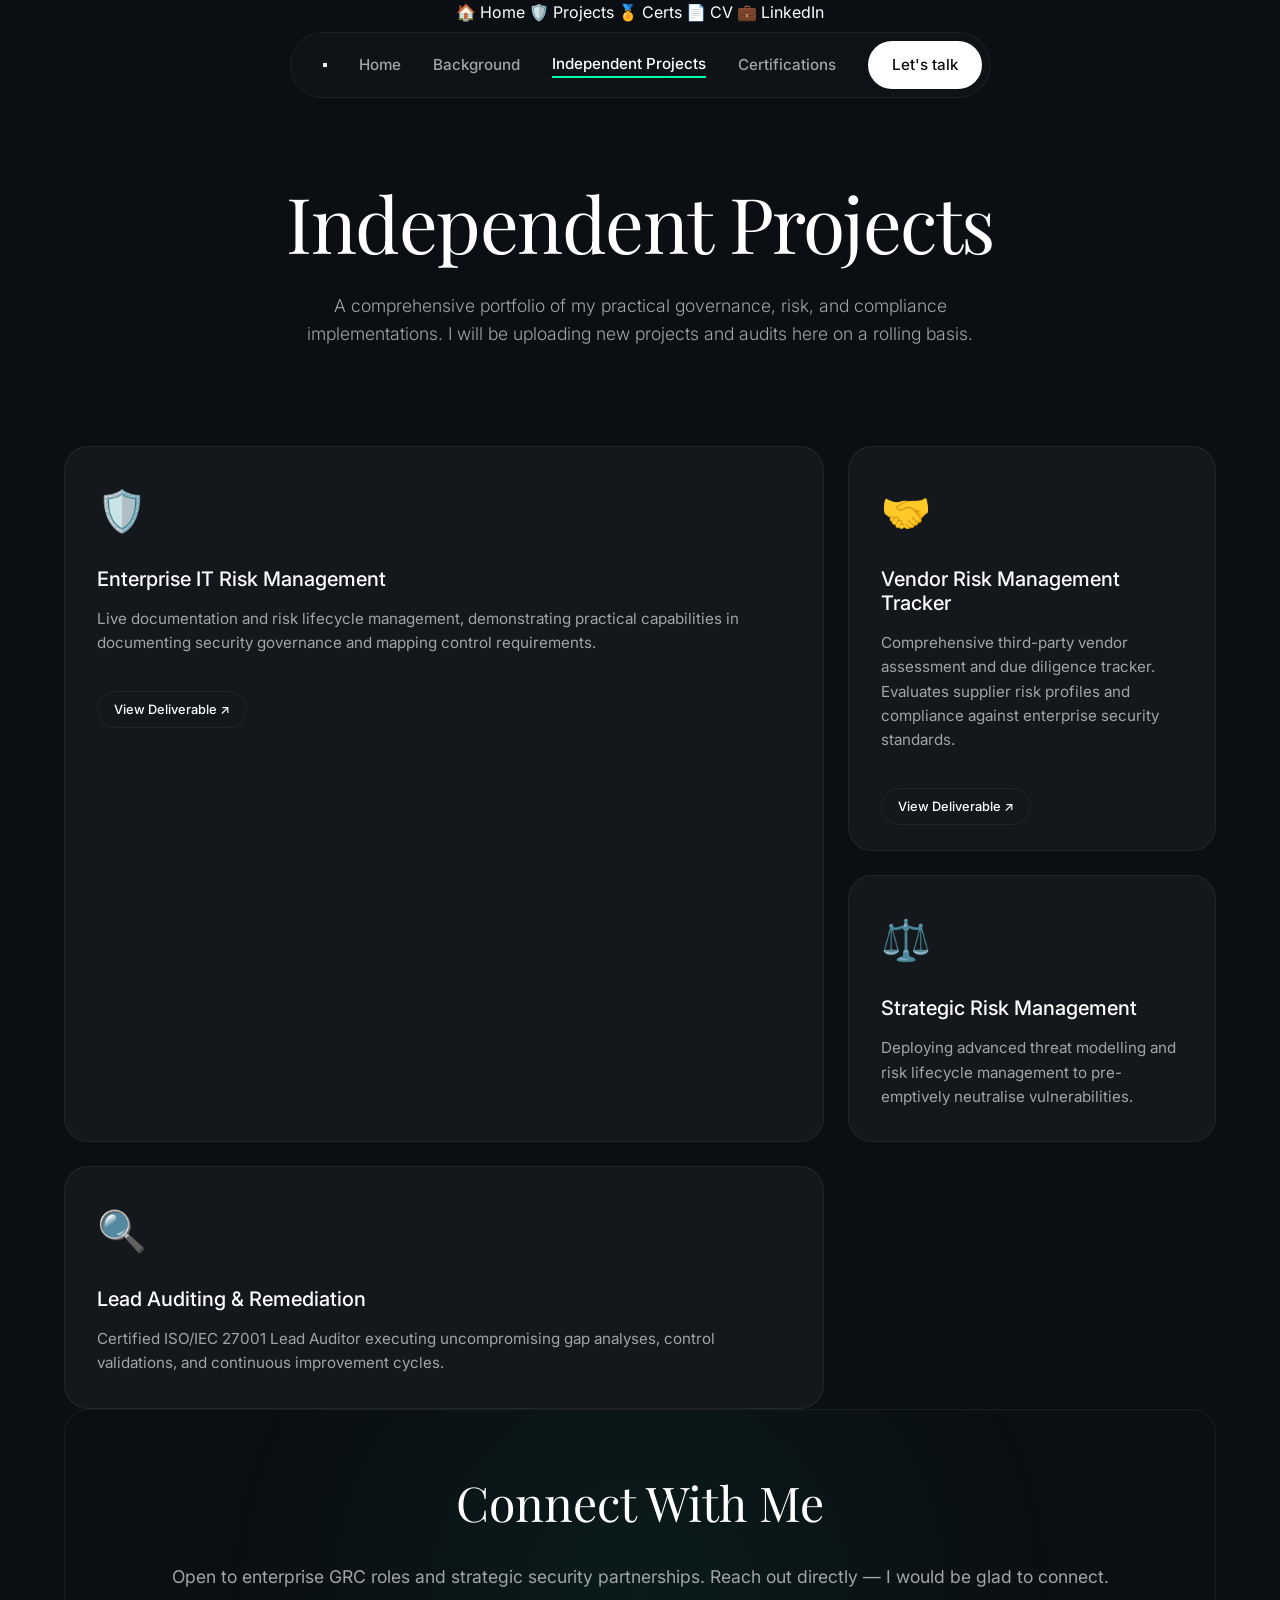
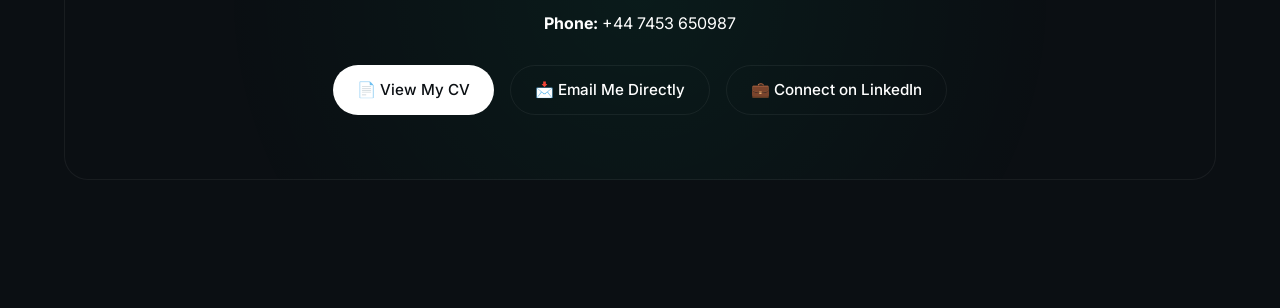
<file: projects.html>
<!DOCTYPE html>
<html lang="en">

<head>
    <meta charset="UTF-8">
    <meta name="viewport" content="width=device-width, initial-scale=1.0">
    <title>Independent Projects | Abosede Oyinloye</title>
    <meta name="description" content="Independent projects by Abosede Oyinloye — Specialized GRC Analyst and ISO/IEC 27001 Lead Auditor.">
    <!-- Fonts -->
    <link rel="preconnect" href="https://fonts.googleapis.com">
    <link rel="preconnect" href="https://fonts.gstatic.com" crossorigin>
    <link href="https://fonts.googleapis.com/css2?family=Inter:wght@300;400;500;600&family=Playfair+Display:ital,wght@0,400;0,600;0,700;1,400&display=swap" rel="stylesheet">
    <link rel="stylesheet" href="style.css">
</head>

<body>

    <!-- Floating Navigation -->
    <div class="navbar-wrapper">
        <nav class="navbar">
            <button class="hamburger-btn" aria-label="Toggle navigation">
                <span class="bar"></span>
                <span class="bar"></span>
                <span class="bar"></span>
            </button>
            <div class="nav-links">
                <a href="index.html#home">Home</a>
                <a href="index.html#journey">Background</a>
                <a href="projects.html" style="color: var(--text-primary); border-bottom: 2px solid var(--accent-color);">Independent Projects</a>
                <a href="certifications.html">Certifications</a>
                <a href="index.html#contact" class="btn-primary">Let's talk</a>
            </div>
        </nav>
    </div>

    <!-- Mobile Bottom App Nav (Phone Interface Only) -->
    <nav class="mobile-bottom-nav">
        <a href="index.html#home" class="bottom-nav-item">
            <span class="nav-icon">🏠</span>
            <span class="nav-text">Home</span>
        </a>
        <a href="projects.html" class="bottom-nav-item active">
            <span class="nav-icon">🛡️</span>
            <span class="nav-text">Projects</span>
        </a>
        <a href="certifications.html" class="bottom-nav-item">
            <span class="nav-icon">🏅</span>
            <span class="nav-text">Certs</span>
        </a>
        <a href="cv.html" class="bottom-nav-item">
            <span class="nav-icon">📄</span>
            <span class="nav-text">CV</span>
        </a>
        <a href="https://linkedin.com/in/toluwaseoyinloye" target="_blank" rel="noopener" class="bottom-nav-item">
            <span class="nav-icon">💼</span>
            <span class="nav-text">LinkedIn</span>
        </a>
    </nav>

    <!-- Main Content -->
    <main>
        <!-- Page Header -->
        <section class="container" style="padding-top: 150px; padding-bottom: 50px; text-align: center;">
            <h1 class="hero-title fade-up">Independent Projects</h1>
            <p class="hero-subtitle fade-up" style="max-width: 700px;">
                A comprehensive portfolio of my practical governance, risk, and compliance implementations. I will be uploading new projects and audits here on a rolling basis.
            </p>
        </section>

        <!-- Projects Grid -->
        <section class="container" style="padding-top: 0;">
            <div class="bento-grid">
                <!-- Project 1 -->
                <div class="card bento-item large-card fade-up">
                    <div class="card-icon">🛡️</div>
                    <h3>Enterprise IT Risk Management</h3>
                    <p>Live documentation and risk lifecycle management, demonstrating practical capabilities in documenting security governance and mapping control requirements.</p>
                    <div style="margin-top: 24px;">
                        <a href="https://docs.google.com/spreadsheets/d/17NTEYTwBo7dH9g6OMdiCGR_gYAwel-H4-ihSr4fsoOY/edit?usp=sharing" target="_blank" rel="noopener" class="btn-secondary" style="font-size: 0.8rem; padding: 10px 16px;">View Deliverable ↗</a>
                    </div>
                </div>
                <!-- Project 2 -->
                <div class="card bento-item fade-up">
                    <div class="card-icon">🤝</div>
                    <h3>Vendor Risk Management Tracker</h3>
                    <p>Comprehensive third-party vendor assessment and due diligence tracker. Evaluates supplier risk profiles and compliance against enterprise security standards.</p>
                    <div style="margin-top: 24px;">
                        <a href="https://docs.google.com/spreadsheets/d/1GbXRCLrV1vnrMc2JUWZYhAArTRSw8yCxdZenkYWOtp0/edit?gid=0#gid=0" target="_blank" rel="noopener" class="btn-secondary" style="font-size: 0.8rem; padding: 10px 16px;">View Deliverable ↗</a>
                    </div>
                </div>
                <!-- Project 3 -->
                <div class="card bento-item fade-up">
                    <div class="card-icon">⚖️</div>
                    <h3>Strategic Risk Management</h3>
                    <p>Deploying advanced threat modelling and risk lifecycle management to pre-emptively neutralise vulnerabilities.</p>
                </div>
                <!-- Project 4 -->
                <div class="card bento-item fade-up wide-card">
                    <div class="card-icon">🔍</div>
                    <h3>Lead Auditing & Remediation</h3>
                    <p>Certified ISO/IEC 27001 Lead Auditor executing uncompromising gap analyses, control validations, and continuous improvement cycles.</p>
                </div>
            </div>
        </section>

    </main>

    <!-- Contact/Footer -->
    <footer id="contact" class="container footer-section">
        <div class="footer-card card fade-up">
            <h2>Connect With Me</h2>
            <p>Open to enterprise GRC roles and strategic security partnerships. Reach out directly — I would be glad to connect.</p>
            <div class="contact-info">
                <p><strong>Phone:</strong> <a href="tel:+447453650987" style="color: var(--text-primary); text-decoration: none;">+44 7453 650987</a></p>
            </div>
            <div class="footer-links">
                <a href="cv.html" class="btn-primary">📄 View My CV</a>
                <a href="mailto:toluwaseabo345@gmail.com" class="btn-secondary">📩 Email Me Directly</a>
                <a href="https://www.linkedin.com/in/abosede-oyinloye/" target="_blank" rel="noopener" class="btn-secondary">💼 Connect on LinkedIn</a>
            </div>
        </div>
        <div class="footer-bottom fade-up">
            <p>&copy; 2026 Abosede Oyinloye. All rights reserved.</p>
            <a href="#">Back to top ↑</a>
        </div>
    </footer>

    <script src="main.js?v=2"></script>
</body>
</html>
</file>
<file: style.css>
/* Core Design System */
:root {
  --bg-primary: #0B0F13;
  --bg-glass: rgba(255, 255, 255, 0.02);
  --bg-card: rgba(255, 255, 255, 0.04);
  --border-glass: rgba(255, 255, 255, 0.06);
  --border-hover: rgba(255, 255, 255, 0.12);

  --text-primary: #FFFFFF;
  --text-secondary: #A1A5A6;
  --text-muted: #6B7280;

  --accent-glow: rgba(0, 255, 170, 0.12);
  --accent-color: #00FFA6;
  --dot-color: #22C55E;

  --font-heading: 'Playfair Display', serif;
  --font-body: 'Inter', sans-serif;

  --radius-lg: 24px;
  --radius-md: 16px;
  --radius-full: 9999px;

  --shadow-glow: 0 0 40px var(--accent-glow);
}

/* Base Styles */
* {
  margin: 0;
  padding: 0;
  box-sizing: border-box;
}

html {
  scroll-behavior: smooth;
}

body {
  font-family: var(--font-body);
  background-color: var(--bg-primary);
  color: var(--text-primary);
  line-height: 1.6;
  -webkit-font-smoothing: antialiased;
  min-height: 100vh;
  display: flex;
  flex-direction: column;
  align-items: center;
}

h1,
h2,
h3,
h4,
h5,
h6 {
  font-family: var(--font-heading);
  font-weight: 400;
  line-height: 1.2;
}

h1 {
  font-size: clamp(3rem, 6vw, 5rem);
  letter-spacing: -0.02em;
}

h2 {
  font-size: clamp(2rem, 4vw, 3rem);
  margin-bottom: 2rem;
}

a {
  text-decoration: none;
  color: inherit;
  transition: all 0.3s ease;
}

/* UI Components */
.container {
  width: 100%;
  max-width: 1200px;
  padding: 0 24px;
  margin: 0 auto;
}

section {
  padding: 100px 0;
  width: 100%;
}

.btn-primary {
  background: var(--text-primary);
  color: var(--bg-primary);
  padding: 12px 24px;
  border-radius: var(--radius-full);
  font-weight: 500;
  font-size: 0.95rem;
  display: inline-flex;
  align-items: center;
  justify-content: center;
  cursor: pointer;
  border: none;
  transition: transform 0.2s ease, opacity 0.2s ease;
}

.btn-primary:hover {
  opacity: 0.9;
  transform: translateY(-2px);
}

.card {
  background: var(--bg-card);
  border: 1px solid var(--border-glass);
  border-radius: var(--radius-lg);
  padding: 32px;
  transition: all 0.3s ease;
  position: relative;
  overflow: hidden;
}

.card::before {
  content: '';
  position: absolute;
  top: 0;
  left: 0;
  width: 100%;
  height: 100%;
  background: radial-gradient(circle at top right, var(--accent-glow), transparent 60%);
  opacity: 0;
  transition: opacity 0.4s ease;
  pointer-events: none;
}

.card:hover {
  border-color: var(--border-hover);
  transform: translateY(-4px);
}

.card:hover::before {
  opacity: 1;
}

/* Glass Navigation */
.navbar-wrapper {
  position: fixed;
  top: 32px;
  left: 50%;
  transform: translateX(-50%);
  z-index: 100;
  width: 100%;
  display: flex;
  justify-content: center;
  padding: 0 24px;
  pointer-events: none;
}

.navbar {
  background: var(--bg-glass);
  backdrop-filter: blur(16px);
  -webkit-backdrop-filter: blur(16px);
  border: 1px solid var(--border-glass);
  border-radius: var(--radius-full);
  padding: 8px 8px 8px 32px;
  display: flex;
  align-items: center;
  gap: 32px;
  pointer-events: auto;
}

.nav-links {
  display: flex;
  align-items: center;
  gap: 32px;
}

.nav-links a:not(.btn-primary) {
  font-size: 0.95rem;
  color: var(--text-secondary);
  font-weight: 500;
}

.nav-links a:not(.btn-primary):hover {
  color: var(--text-primary);
}

/* --- Hero Section --- */
.hero {
  min-height: 100vh;
  display: flex;
  flex-direction: column;
  justify-content: center;
  align-items: center;
  text-align: center;
  padding-top: 120px;
}

.avatar-wrapper {
  margin-bottom: 32px;
  position: relative;
  width: 180px;
  height: 180px;
  border-radius: var(--radius-full);
  padding: 4px;
  background: linear-gradient(135deg, var(--accent-color), transparent 60%);
  box-shadow: 0 0 40px var(--accent-glow);
}

.avatar {
  width: 100%;
  height: 100%;
  border-radius: var(--radius-full);
  object-fit: cover;
  object-position: center 15%;
  background-color: var(--bg-card);
  display: block;
}

.status-badge {
  display: inline-flex;
  align-items: center;
  gap: 8px;
  background: var(--bg-card);
  border: 1px solid var(--border-glass);
  padding: 8px 16px;
  border-radius: var(--radius-full);
  font-size: 0.85rem;
  color: var(--text-secondary);
  font-weight: 500;
  margin-bottom: 32px;
}

.status-dot {
  width: 8px;
  height: 8px;
  border-radius: var(--radius-full);
  background-color: var(--dot-color);
  box-shadow: 0 0 12px var(--dot-color);
  animation: pulse 2s infinite ease-in-out;
}

@keyframes pulse {
  0% {
    transform: scale(1);
    opacity: 1;
  }

  50% {
    transform: scale(1.5);
    opacity: 0.5;
  }

  100% {
    transform: scale(1);
    opacity: 1;
  }
}

.hero-title {
  max-width: 800px;
  margin: 0 auto 24px auto;
}

.hero-subtitle {
  color: var(--text-secondary);
  font-size: 1.1rem;
  max-width: 600px;
  margin: 0 auto 48px auto;
  font-weight: 300;
}

/* --- Marquee Section --- */
.marquee-container {
  width: 100%;
  overflow: hidden;
  padding: 40px 0;
  background: var(--bg-card);
  border-top: 1px solid var(--border-glass);
  border-bottom: 1px solid var(--border-glass);
  white-space: nowrap;
  position: relative;
}

.marquee-content {
  display: inline-block;
  animation: marquee 30s linear infinite;
  font-family: var(--font-heading);
  font-size: 1.5rem;
  color: var(--text-secondary);
}

.marquee-content span {
  margin: 0 40px;
  font-style: italic;
}

@keyframes marquee {
  0% {
    transform: translateX(0);
  }

  100% {
    transform: translateX(-50%);
  }
}

/* --- Sections & Typography --- */
.section-title {
  text-align: center;
  margin-bottom: 64px;
}

/* --- Methodology Tabs --- */
.methodology-container {
  padding: 0;
  overflow: hidden;
  display: flex;
  flex-direction: column;
}

@media (min-width: 768px) {
  .methodology-container {
    flex-direction: row;
    min-height: 350px;
  }
}

.methodology-tabs {
  display: flex;
  flex-direction: row;
  background: rgba(0, 0, 0, 0.2);
  border-bottom: 1px solid var(--border-glass);
  overflow-x: auto;
  white-space: nowrap;
  -webkit-overflow-scrolling: touch;
}

.methodology-tabs::-webkit-scrollbar {
  display: none;
}

@media (min-width: 768px) {
  .methodology-tabs {
    flex-direction: column;
    min-width: 250px;
    border-bottom: none;
    border-right: 1px solid var(--border-glass);
  }
}

.tab-btn {
  background: transparent;
  border: none;
  color: var(--text-secondary);
  padding: 24px;
  text-align: left;
  font-family: var(--font-body);
  font-size: 1.1rem;
  font-weight: 500;
  cursor: pointer;
  transition: all 0.3s ease;
  position: relative;
  flex: 1;
}

.tab-btn:hover {
  color: var(--text-primary);
  background: rgba(255, 255, 255, 0.02);
}

.tab-btn.active {
  color: var(--text-primary);
  background: rgba(255, 255, 255, 0.05);
}

.tab-btn.active::before {
  content: '';
  position: absolute;
  bottom: 0;
  left: 0;
  width: 100%;
  height: 2px;
  background: var(--accent-color);
  box-shadow: 0 0 10px var(--accent-color);
}

@media (min-width: 768px) {
  .tab-btn.active::before {
    bottom: auto;
    top: 0;
    left: 0;
    width: 2px;
    height: 100%;
  }
}

.methodology-content {
  padding: 40px;
  flex: 1;
  display: flex;
  flex-direction: column;
  justify-content: center;
}

.tab-pane {
  opacity: 0;
  transform: translateY(10px);
  transition: opacity 0.4s ease, transform 0.4s ease;
}

.tab-pane.active {
  opacity: 1;
  transform: translateY(0);
}

.tab-pane h3 {
  font-size: 1.8rem;
  margin-bottom: 16px;
  color: var(--text-primary);
}

.tab-pane p {
  color: var(--text-secondary);
  font-size: 1.1rem;
  margin-bottom: 24px;
}

.methodology-list {
  list-style: none;
  display: flex;
  flex-direction: column;
  gap: 12px;
}

.methodology-list li {
  color: var(--text-primary);
  font-size: 1.05rem;
  display: flex;
  align-items: center;
}

/* --- Bento Grid (Expertise) --- */
.bento-grid {
  display: grid;
  grid-template-columns: repeat(3, 1fr);
  gap: 24px;
}

.bento-item {
  display: flex;
  flex-direction: column;
  gap: 16px;
}

.large-card {
  grid-column: span 2;
  grid-row: span 2;
}

.wide-card {
  grid-column: span 2;
}

.card-icon {
  font-size: 2.5rem;
  margin-bottom: 8px;
}

.bento-item h3 {
  font-family: var(--font-body);
  font-weight: 500;
  font-size: 1.25rem;
}

.bento-item p {
  color: var(--text-secondary);
  font-size: 0.95rem;
}

/* --- Journey Section --- */
.journey-content {
  display: grid;
  grid-template-columns: 3fr 2fr;
  gap: 48px;
  align-items: center;
}

.journey-text p {
  color: var(--text-secondary);
  font-size: 1.1rem;
  margin-bottom: 24px;
}

.journey-stats {
  display: flex;
  flex-direction: column;
  gap: 32px;
}

.stat h4 {
  font-size: 1.5rem;
  color: var(--accent-color);
  margin-bottom: 8px;
}

.stat p {
  color: var(--text-secondary);
  font-weight: 500;
}

/* --- Footer --- */
.footer-section {
  padding-bottom: 40px;
}

.footer-card {
  text-align: center;
  padding: 64px 32px;
  background: radial-gradient(circle at center, rgba(0, 255, 170, 0.05), transparent 70%);
  border: 1px solid var(--border-glass);
}

.footer-card p {
  color: var(--text-secondary);
  margin-bottom: 20px;
  font-size: 1.1rem;
}

.contact-info {
  margin-bottom: 28px;
  display: flex;
  flex-direction: column;
  gap: 10px;
  align-items: center;
}

.contact-info p {
  margin: 0 !important;
  font-size: 1rem;
}

.contact-info strong {
  color: var(--text-primary);
}

.contact-info a {
  color: var(--accent-color);
}

.contact-info span {
  color: var(--text-primary);
}

.footer-links {
  display: flex;
  justify-content: center;
  gap: 16px;
}

.btn-secondary {
  background: transparent;
  color: var(--text-primary);
  padding: 12px 24px;
  border-radius: var(--radius-full);
  border: 1px solid var(--border-glass);
  font-weight: 500;
  font-size: 0.95rem;
  transition: all 0.2s ease;
}

.btn-secondary:hover {
  background: var(--bg-glass);
  border-color: var(--border-hover);
}

.footer-bottom {
  display: flex;
  justify-content: space-between;
  margin-top: 40px;
  padding-top: 24px;
  border-top: 1px solid var(--border-glass);
  color: var(--text-secondary);
  font-size: 0.9rem;
}

/* --- Animations & Responsiveness --- */
.fade-up {
  opacity: 0;
  transform: translateY(30px);
  transition: opacity 0.8s ease, transform 0.8s ease;
}

.fade-up.visible {
  opacity: 1;
  transform: translateY(0);
}

@media (max-width: 900px) {
  .bento-grid {
    grid-template-columns: 1fr 1fr;
  }

  .large-card {
    grid-column: span 2;
    grid-row: auto;
  }
}

@media (max-width: 768px) {
  h1 {
    font-size: 2.5rem;
  }

  h2 {
    font-size: 2rem;
  }

  .navbar-wrapper {
    padding: 0 16px;
  }

  .navbar {
    padding: 8px 16px;
    gap: 16px;
  }

  .nav-links {
    gap: 16px;
  }

  .nav-links a:not(.btn-primary) {
    display: none;
  }

  .nav-links a.btn-primary {
    font-size: 0.85rem;
    padding: 8px 16px;
  }

  .bento-grid {
    grid-template-columns: 1fr;
  }

  .large-card,
  .wide-card {
    grid-column: span 1;
  }

  .journey-content {
    grid-template-columns: 1fr;
    gap: 32px;
  }

  .footer-card {
    padding: 40px 20px;
  }

  .footer-links {
    flex-direction: column;
  }

  .footer-bottom {
    flex-direction: column;
    align-items: center;
    gap: 16px;
  }
}
</file>
<file: AbosedePortfolio/style.css>
/* Core Design System */
:root {
  --bg-primary: #0B0F13;
  --bg-glass: rgba(255, 255, 255, 0.02);
  --bg-card: rgba(255, 255, 255, 0.04);
  --border-glass: rgba(255, 255, 255, 0.06);
  --border-hover: rgba(255, 255, 255, 0.12);

  --text-primary: #FFFFFF;
  --text-secondary: #A1A5A6;
  --text-muted: #6B7280;

  --accent-glow: rgba(0, 255, 170, 0.12);
  --accent-color: #00FFA6;
  --dot-color: #22C55E;

  --font-heading: 'Playfair Display', serif;
  --font-body: 'Inter', sans-serif;

  --radius-lg: 24px;
  --radius-md: 16px;
  --radius-full: 9999px;

  --shadow-glow: 0 0 40px var(--accent-glow);
}

/* Base Styles */
* {
  margin: 0;
  padding: 0;
  box-sizing: border-box;
}

html {
  scroll-behavior: smooth;
}

body {
  font-family: var(--font-body);
  background-color: var(--bg-primary);
  color: var(--text-primary);
  line-height: 1.6;
  -webkit-font-smoothing: antialiased;
  min-height: 100vh;
  display: flex;
  flex-direction: column;
  align-items: center;
}

h1,
h2,
h3,
h4,
h5,
h6 {
  font-family: var(--font-heading);
  font-weight: 400;
  line-height: 1.2;
}

h1 {
  font-size: clamp(3rem, 6vw, 5rem);
  letter-spacing: -0.02em;
}

h2 {
  font-size: clamp(2rem, 4vw, 3rem);
  margin-bottom: 2rem;
}

a {
  text-decoration: none;
  color: inherit;
  transition: all 0.3s ease;
}

/* UI Components */
.container {
  width: 100%;
  max-width: 1200px;
  padding: 0 24px;
  margin: 0 auto;
}

section {
  padding: 100px 0;
  width: 100%;
}

.btn-primary {
  background: var(--text-primary);
  color: var(--bg-primary);
  padding: 12px 24px;
  border-radius: var(--radius-full);
  font-weight: 500;
  font-size: 0.95rem;
  display: inline-flex;
  align-items: center;
  justify-content: center;
  cursor: pointer;
  border: none;
  transition: transform 0.2s ease, opacity 0.2s ease;
}

.btn-primary:hover {
  opacity: 0.9;
  transform: translateY(-2px);
}

.card {
  background: var(--bg-card);
  border: 1px solid var(--border-glass);
  border-radius: var(--radius-lg);
  padding: 32px;
  transition: all 0.3s ease;
  position: relative;
  overflow: hidden;
}

.card::before {
  content: '';
  position: absolute;
  top: 0;
  left: 0;
  width: 100%;
  height: 100%;
  background: radial-gradient(circle at top right, var(--accent-glow), transparent 60%);
  opacity: 0;
  transition: opacity 0.4s ease;
  pointer-events: none;
}

.card:hover {
  border-color: var(--border-hover);
  transform: translateY(-4px);
}

.card:hover::before {
  opacity: 1;
}

/* Glass Navigation */
.navbar-wrapper {
  position: fixed;
  top: 32px;
  left: 50%;
  transform: translateX(-50%);
  z-index: 100;
  width: 100%;
  display: flex;
  justify-content: center;
  padding: 0 24px;
  pointer-events: none;
}

.navbar {
  background: var(--bg-glass);
  backdrop-filter: blur(16px);
  -webkit-backdrop-filter: blur(16px);
  border: 1px solid var(--border-glass);
  border-radius: var(--radius-full);
  padding: 8px 8px 8px 32px;
  display: flex;
  align-items: center;
  gap: 32px;
  pointer-events: auto;
}

.nav-links {
  display: flex;
  align-items: center;
  gap: 32px;
}

.nav-links a:not(.btn-primary) {
  font-size: 0.95rem;
  color: var(--text-secondary);
  font-weight: 500;
}

.nav-links a:not(.btn-primary):hover {
  color: var(--text-primary);
}

/* --- Hero Section --- */
.hero {
  min-height: 100vh;
  display: flex;
  flex-direction: column;
  justify-content: center;
  align-items: center;
  text-align: center;
  padding-top: 120px;
}

.avatar-wrapper {
  margin-bottom: 32px;
  position: relative;
  width: 200px;
  height: 200px;
  border-radius: var(--radius-full);
  padding: 3px;
  background: linear-gradient(135deg, var(--accent-color), transparent 60%);
  box-shadow: 0 0 40px var(--accent-glow);
}

.avatar {
  width: 100%;
  height: 100%;
  border-radius: var(--radius-full);
  object-fit: cover;
  object-position: top;
  background-color: var(--bg-card);
  display: block;
}

.avatar-wrapper {
  margin-bottom: 32px;
  position: relative;
  width: 120px;
  height: 120px;
  border-radius: var(--radius-full);
  padding: 4px;
  background: linear-gradient(135deg, var(--accent-glow), transparent);
}

.avatar {
  width: 100%;
  height: 100%;
  border-radius: var(--radius-full);
  object-fit: cover;
  background-color: var(--bg-card);
}

.status-badge {
  display: inline-flex;
  align-items: center;
  gap: 8px;
  background: var(--bg-card);
  border: 1px solid var(--border-glass);
  padding: 8px 16px;
  border-radius: var(--radius-full);
  font-size: 0.85rem;
  color: var(--text-secondary);
  font-weight: 500;
  margin-bottom: 32px;
}

.status-dot {
  width: 8px;
  height: 8px;
  border-radius: var(--radius-full);
  background-color: var(--dot-color);
  box-shadow: 0 0 12px var(--dot-color);
  animation: pulse 2s infinite ease-in-out;
}

@keyframes pulse {
  0% {
    transform: scale(1);
    opacity: 1;
  }

  50% {
    transform: scale(1.5);
    opacity: 0.5;
  }

  100% {
    transform: scale(1);
    opacity: 1;
  }
}

.hero-title {
  max-width: 800px;
  margin: 0 auto 24px auto;
}

.hero-subtitle {
  color: var(--text-secondary);
  font-size: 1.1rem;
  max-width: 600px;
  margin: 0 auto 48px auto;
  font-weight: 300;
}

/* --- Marquee Section --- */
.marquee-container {
  width: 100%;
  overflow: hidden;
  padding: 40px 0;
  background: var(--bg-card);
  border-top: 1px solid var(--border-glass);
  border-bottom: 1px solid var(--border-glass);
  white-space: nowrap;
  position: relative;
}

.marquee-content {
  display: inline-block;
  animation: marquee 30s linear infinite;
  font-family: var(--font-heading);
  font-size: 1.5rem;
  color: var(--text-secondary);
}

.marquee-content span {
  margin: 0 40px;
  font-style: italic;
}

@keyframes marquee {
  0% {
    transform: translateX(0);
  }

  100% {
    transform: translateX(-50%);
  }
}

/* --- Sections & Typography --- */
.section-title {
  text-align: center;
  margin-bottom: 64px;
}

/* --- Methodology Tabs --- */
.methodology-container {
  padding: 0;
  overflow: hidden;
  display: flex;
  flex-direction: column;
}

@media (min-width: 768px) {
  .methodology-container {
    flex-direction: row;
    min-height: 350px;
  }
}

.methodology-tabs {
  display: flex;
  flex-direction: row;
  background: rgba(0, 0, 0, 0.2);
  border-bottom: 1px solid var(--border-glass);
  overflow-x: auto;
  white-space: nowrap;
  -webkit-overflow-scrolling: touch;
}

.methodology-tabs::-webkit-scrollbar {
  display: none;
}

@media (min-width: 768px) {
  .methodology-tabs {
    flex-direction: column;
    min-width: 250px;
    border-bottom: none;
    border-right: 1px solid var(--border-glass);
  }
}

.tab-btn {
  background: transparent;
  border: none;
  color: var(--text-secondary);
  padding: 24px;
  text-align: left;
  font-family: var(--font-body);
  font-size: 1.1rem;
  font-weight: 500;
  cursor: pointer;
  transition: all 0.3s ease;
  position: relative;
  flex: 1;
}

.tab-btn:hover {
  color: var(--text-primary);
  background: rgba(255, 255, 255, 0.02);
}

.tab-btn.active {
  color: var(--text-primary);
  background: rgba(255, 255, 255, 0.05);
}

.tab-btn.active::before {
  content: '';
  position: absolute;
  bottom: 0;
  left: 0;
  width: 100%;
  height: 2px;
  background: var(--accent-color);
  box-shadow: 0 0 10px var(--accent-color);
}

@media (min-width: 768px) {
  .tab-btn.active::before {
    bottom: auto;
    top: 0;
    left: 0;
    width: 2px;
    height: 100%;
  }
}

.methodology-content {
  padding: 40px;
  flex: 1;
  display: flex;
  flex-direction: column;
  justify-content: center;
}

.tab-pane {
  opacity: 0;
  transform: translateY(10px);
  transition: opacity 0.4s ease, transform 0.4s ease;
}

.tab-pane.active {
  opacity: 1;
  transform: translateY(0);
}

.tab-pane h3 {
  font-size: 1.8rem;
  margin-bottom: 16px;
  color: var(--text-primary);
}

.tab-pane p {
  color: var(--text-secondary);
  font-size: 1.1rem;
  margin-bottom: 24px;
}

.methodology-list {
  list-style: none;
  display: flex;
  flex-direction: column;
  gap: 12px;
}

.methodology-list li {
  color: var(--text-primary);
  font-size: 1.05rem;
  display: flex;
  align-items: center;
}

/* --- Bento Grid (Expertise) --- */
.bento-grid {
  display: grid;
  grid-template-columns: repeat(3, 1fr);
  gap: 24px;
}

.bento-item {
  display: flex;
  flex-direction: column;
  gap: 16px;
}

.large-card {
  grid-column: span 2;
  grid-row: span 2;
}

.wide-card {
  grid-column: span 2;
}

.card-icon {
  font-size: 2.5rem;
  margin-bottom: 8px;
}

.bento-item h3 {
  font-family: var(--font-body);
  font-weight: 500;
  font-size: 1.25rem;
}

.bento-item p {
  color: var(--text-secondary);
  font-size: 0.95rem;
}

/* --- Journey Section --- */
.journey-content {
  display: grid;
  grid-template-columns: 3fr 2fr;
  gap: 48px;
  align-items: center;
}

.journey-text p {
  color: var(--text-secondary);
  font-size: 1.1rem;
  margin-bottom: 24px;
}

.journey-stats {
  display: flex;
  flex-direction: column;
  gap: 32px;
}

.stat h4 {
  font-size: 1.5rem;
  color: var(--accent-color);
  margin-bottom: 8px;
}

.stat p {
  color: var(--text-secondary);
  font-weight: 500;
}

/* --- Footer --- */
.footer-section {
  padding-bottom: 40px;
}

.footer-card {
  text-align: center;
  padding: 64px 32px;
  background: radial-gradient(circle at center, rgba(0, 255, 170, 0.05), transparent 70%);
  border: 1px solid var(--border-glass);
}

.footer-card p {
  color: var(--text-secondary);
  margin-bottom: 20px;
  font-size: 1.1rem;
}

.contact-info {
  margin-bottom: 28px;
  display: flex;
  flex-direction: column;
  gap: 10px;
  align-items: center;
}

.contact-info p {
  margin: 0 !important;
  font-size: 1rem;
}

.contact-info strong {
  color: var(--text-primary);
}

.contact-info a {
  color: var(--accent-color);
}

.contact-info span {
  color: var(--text-primary);
}

.footer-links {
  display: flex;
  justify-content: center;
  gap: 16px;
}

.btn-secondary {
  background: transparent;
  color: var(--text-primary);
  padding: 12px 24px;
  border-radius: var(--radius-full);
  border: 1px solid var(--border-glass);
  font-weight: 500;
  font-size: 0.95rem;
  transition: all 0.2s ease;
}

.btn-secondary:hover {
  background: var(--bg-glass);
  border-color: var(--border-hover);
}

.footer-bottom {
  display: flex;
  justify-content: space-between;
  margin-top: 40px;
  padding-top: 24px;
  border-top: 1px solid var(--border-glass);
  color: var(--text-secondary);
  font-size: 0.9rem;
}

/* --- Animations & Responsiveness --- */
.fade-up {
  opacity: 0;
  transform: translateY(30px);
  transition: opacity 0.8s ease, transform 0.8s ease;
}

.fade-up.visible {
  opacity: 1;
  transform: translateY(0);
}

@media (max-width: 900px) {
  .bento-grid {
    grid-template-columns: 1fr 1fr;
  }

  .large-card {
    grid-column: span 2;
    grid-row: auto;
  }
}

@media (max-width: 768px) {
  h1 {
    font-size: 2.5rem;
  }

  h2 {
    font-size: 2rem;
  }

  .navbar-wrapper {
    padding: 0 16px;
  }

  .navbar {
    padding: 8px 16px;
    gap: 16px;
  }

  .nav-links {
    gap: 16px;
  }

  .nav-links a:not(.btn-primary) {
    display: none;
  }

  .nav-links a.btn-primary {
    font-size: 0.85rem;
    padding: 8px 16px;
  }

  .bento-grid {
    grid-template-columns: 1fr;
  }

  .large-card,
  .wide-card {
    grid-column: span 1;
  }

  .journey-content {
    grid-template-columns: 1fr;
    gap: 32px;
  }

  .footer-card {
    padding: 40px 20px;
  }

  .footer-links {
    flex-direction: column;
  }

  .footer-bottom {
    flex-direction: column;
    align-items: center;
    gap: 16px;
  }
}
</file>
<file: portfolio/style.css>
/* Core Design System */
:root {
  --bg-primary: #0B0F13;
  --bg-glass: rgba(255, 255, 255, 0.02);
  --bg-card: rgba(255, 255, 255, 0.04);
  --border-glass: rgba(255, 255, 255, 0.06);
  --border-hover: rgba(255, 255, 255, 0.12);

  --text-primary: #FFFFFF;
  --text-secondary: #A1A5A6;
  --text-muted: #6B7280;

  --accent-glow: rgba(0, 255, 170, 0.12);
  --accent-color: #00FFA6;
  --dot-color: #22C55E;

  --font-heading: 'Playfair Display', serif;
  --font-body: 'Inter', sans-serif;

  --radius-lg: 24px;
  --radius-md: 16px;
  --radius-full: 9999px;

  --shadow-glow: 0 0 40px var(--accent-glow);
}

/* Base Styles */
* {
  margin: 0;
  padding: 0;
  box-sizing: border-box;
}

html {
  scroll-behavior: smooth;
}

body {
  font-family: var(--font-body);
  background-color: var(--bg-primary);
  color: var(--text-primary);
  line-height: 1.6;
  -webkit-font-smoothing: antialiased;
  min-height: 100vh;
  display: flex;
  flex-direction: column;
  overflow-x: hidden;
  width: 100%;
}

h1,
h2,
h3,
h4,
h5,
h6 {
  font-family: var(--font-heading);
  font-weight: 400;
  line-height: 1.2;
}

h1 {
  font-size: clamp(3rem, 6vw, 5rem);
  letter-spacing: -0.02em;
}

h2 {
  font-size: clamp(2rem, 4vw, 3rem);
  margin-bottom: 2rem;
}

a {
  text-decoration: none;
  color: inherit;
  transition: all 0.3s ease;
}

/* UI Components */
.container {
  width: 100%;
  max-width: 1200px;
  padding: 0 24px;
  margin: 0 auto;
}

section {
  padding: 100px 0;
  width: 100%;
}

.btn-primary {
  background: var(--text-primary);
  color: var(--bg-primary);
  padding: 12px 24px;
  border-radius: var(--radius-full);
  font-weight: 500;
  font-size: 0.95rem;
  display: inline-flex;
  align-items: center;
  justify-content: center;
  cursor: pointer;
  border: none;
  transition: transform 0.2s ease, opacity 0.2s ease;
}

.btn-primary:hover {
  opacity: 0.9;
  transform: translateY(-2px);
}

.card {
  background: var(--bg-card);
  border: 1px solid var(--border-glass);
  border-radius: var(--radius-lg);
  padding: 32px;
  transition: all 0.3s ease;
  position: relative;
  overflow: hidden;
}

.card::before {
  content: '';
  position: absolute;
  top: 0;
  left: 0;
  width: 100%;
  height: 100%;
  background: radial-gradient(circle at top right, var(--accent-glow), transparent 60%);
  opacity: 0;
  transition: opacity 0.4s ease;
  pointer-events: none;
}

.card:hover {
  border-color: var(--border-hover);
  transform: translateY(-4px);
}

.card:hover::before {
  opacity: 1;
}

/* Glass Navigation */
.navbar-wrapper {
  position: fixed;
  top: 32px;
  left: 50%;
  transform: translateX(-50%);
  z-index: 100;
  width: 100%;
  display: flex;
  justify-content: center;
  padding: 0 24px;
  pointer-events: none;
}

.navbar {
  background: var(--bg-glass);
  backdrop-filter: blur(16px);
  -webkit-backdrop-filter: blur(16px);
  border: 1px solid var(--border-glass);
  border-radius: var(--radius-full);
  padding: 8px 8px 8px 32px;
  display: flex;
  align-items: center;
  gap: 32px;
  pointer-events: auto;
}

.nav-links {
  display: flex;
  align-items: center;
  gap: 32px;
}

.nav-links a:not(.btn-primary) {
  font-size: 0.95rem;
  color: var(--text-secondary);
  font-weight: 500;
}

.nav-links a:not(.btn-primary):hover {
  color: var(--text-primary);
}

/* Hamburger Menu Button */
.hamburger-btn {
  display: none;
  background: transparent;
  border: none;
  cursor: pointer;
  flex-direction: column;
  gap: 6px;
  padding: 4px;
}

.hamburger-btn .bar {
  display: block;
  width: 24px;
  height: 2px;
  background-color: var(--text-primary);
  transition: all 0.3s ease;
}

.hamburger-btn.active .bar:nth-child(1) {
  transform: translateY(8px) rotate(45deg);
}

.hamburger-btn.active .bar:nth-child(2) {
  opacity: 0;
}

.hamburger-btn.active .bar:nth-child(3) {
  transform: translateY(-8px) rotate(-45deg);
}

/* --- Hero Section --- */
.hero {
  min-height: 100vh;
  display: flex;
  flex-direction: column;
  justify-content: center;
  align-items: center;
  text-align: center;
  padding-top: 120px;
}

.avatar-wrapper {
  margin-bottom: 32px;
  position: relative;
  width: 180px;
  height: 180px;
  border-radius: var(--radius-full);
  padding: 4px;
  background: linear-gradient(135deg, var(--accent-color), transparent 60%);
  box-shadow: 0 0 40px var(--accent-glow);
}

.avatar {
  width: 100%;
  height: 100%;
  border-radius: var(--radius-full);
  object-fit: cover;
  object-position: center 15%;
  background-color: var(--bg-card);
  display: block;
  image-rendering: -webkit-optimize-contrast;
  image-rendering: crisp-edges;
  transform: translateZ(0); /* Force hardware acceleration for sharpness */
}

.status-badge {
  display: inline-flex;
  align-items: center;
  gap: 8px;
  background: var(--bg-card);
  border: 1px solid var(--border-glass);
  padding: 8px 16px;
  border-radius: var(--radius-full);
  font-size: 0.85rem;
  color: var(--text-secondary);
  font-weight: 500;
  margin-bottom: 32px;
}

.status-dot {
  width: 8px;
  height: 8px;
  border-radius: var(--radius-full);
  background-color: var(--dot-color);
  box-shadow: 0 0 12px var(--dot-color);
  animation: pulse 2s infinite ease-in-out;
}

@keyframes pulse {
  0% {
    transform: scale(1);
    opacity: 1;
  }

  50% {
    transform: scale(1.5);
    opacity: 0.5;
  }

  100% {
    transform: scale(1);
    opacity: 1;
  }
}

.hero-title {
  max-width: 800px;
  margin: 0 auto 24px auto;
}

.hero-subtitle {
  color: var(--text-secondary);
  font-size: 1.1rem;
  max-width: 600px;
  margin: 0 auto 48px auto;
  font-weight: 300;
}

/* --- Marquee Section --- */
.marquee-container {
  width: 100%;
  overflow: hidden;
  padding: 40px 0;
  background: var(--bg-card);
  border-top: 1px solid var(--border-glass);
  border-bottom: 1px solid var(--border-glass);
  white-space: nowrap;
  position: relative;
}

.marquee-content {
  display: inline-block;
  animation: marquee 30s linear infinite;
  font-family: var(--font-heading);
  font-size: 1.5rem;
  color: var(--text-secondary);
}

.marquee-content span {
  margin: 0 40px;
  font-style: italic;
}

@keyframes marquee {
  0% {
    transform: translateX(0);
  }

  100% {
    transform: translateX(-50%);
  }
}

/* --- Sections & Typography --- */
.section-title {
  text-align: center;
  margin-bottom: 64px;
}

/* --- Methodology Tabs --- */
.methodology-container {
  padding: 0;
  overflow: hidden;
  display: flex;
  flex-direction: column;
}

@media (min-width: 768px) {
  .methodology-container {
    flex-direction: row;
    min-height: 350px;
  }
}

.methodology-tabs {
  display: flex;
  flex-direction: row;
  background: rgba(0, 0, 0, 0.2);
  border-bottom: 1px solid var(--border-glass);
  overflow-x: auto;
  white-space: nowrap;
  -webkit-overflow-scrolling: touch;
}

.methodology-tabs::-webkit-scrollbar {
  display: none;
}

@media (min-width: 768px) {
  .methodology-tabs {
    flex-direction: column;
    min-width: 250px;
    border-bottom: none;
    border-right: 1px solid var(--border-glass);
  }
}

.tab-btn {
  background: transparent;
  border: none;
  color: var(--text-secondary);
  padding: 24px;
  text-align: left;
  font-family: var(--font-body);
  font-size: 1.1rem;
  font-weight: 500;
  cursor: pointer;
  transition: all 0.3s ease;
  position: relative;
  flex: 1;
}

.tab-btn:hover {
  color: var(--text-primary);
  background: rgba(255, 255, 255, 0.02);
}

.tab-btn.active {
  color: var(--text-primary);
  background: rgba(255, 255, 255, 0.05);
}

.tab-btn.active::before {
  content: '';
  position: absolute;
  bottom: 0;
  left: 0;
  width: 100%;
  height: 2px;
  background: var(--accent-color);
  box-shadow: 0 0 10px var(--accent-color);
}

@media (min-width: 768px) {
  .tab-btn.active::before {
    bottom: auto;
    top: 0;
    left: 0;
    width: 2px;
    height: 100%;
  }
}

.methodology-content {
  padding: 40px;
  flex: 1;
  display: flex;
  flex-direction: column;
  justify-content: center;
}

.tab-pane {
  opacity: 0;
  transform: translateY(10px);
  transition: opacity 0.4s ease, transform 0.4s ease;
}

.tab-pane.active {
  opacity: 1;
  transform: translateY(0);
}

.tab-pane h3 {
  font-size: 1.8rem;
  margin-bottom: 16px;
  color: var(--text-primary);
}

.tab-pane p {
  color: var(--text-secondary);
  font-size: 1.1rem;
  margin-bottom: 24px;
}

.methodology-list {
  list-style: none;
  display: flex;
  flex-direction: column;
  gap: 12px;
}

.methodology-list li {
  color: var(--text-primary);
  font-size: 1.05rem;
  display: flex;
  align-items: center;
}

/* --- Bento Grid (Expertise) --- */
.bento-grid {
  display: grid;
  grid-template-columns: repeat(3, 1fr);
  gap: 24px;
}

.bento-item {
  display: flex;
  flex-direction: column;
  gap: 16px;
}

.large-card {
  grid-column: span 2;
  grid-row: span 2;
}

.wide-card {
  grid-column: span 2;
}

.card-icon {
  font-size: 2.5rem;
  margin-bottom: 8px;
}

.bento-item h3 {
  font-family: var(--font-body);
  font-weight: 500;
  font-size: 1.25rem;
}

.bento-item p {
  color: var(--text-secondary);
  font-size: 0.95rem;
}

/* --- Journey Section --- */
.journey-content {
  display: grid;
  grid-template-columns: 3fr 2fr;
  gap: 48px;
  align-items: center;
}

.journey-text p {
  color: var(--text-secondary);
  font-size: 1.1rem;
  margin-bottom: 24px;
}

.journey-stats {
  display: flex;
  flex-direction: column;
  gap: 32px;
}

.stat h4 {
  font-size: 1.5rem;
  color: var(--accent-color);
  margin-bottom: 8px;
}

.stat p {
  color: var(--text-secondary);
  font-weight: 500;
}

/* --- Footer --- */
.footer-section {
  padding-bottom: 40px;
}

.footer-card {
  text-align: center;
  padding: 64px 32px;
  background: radial-gradient(circle at center, rgba(0, 255, 170, 0.05), transparent 70%);
  border: 1px solid var(--border-glass);
}

.footer-card p {
  color: var(--text-secondary);
  margin-bottom: 20px;
  font-size: 1.1rem;
}

.contact-info {
  margin-bottom: 28px;
  display: flex;
  flex-direction: column;
  gap: 10px;
  align-items: center;
}

.contact-info p {
  margin: 0 !important;
  font-size: 1rem;
}

.contact-info strong {
  color: var(--text-primary);
}

.contact-info a {
  color: var(--accent-color);
}

.contact-info span {
  color: var(--text-primary);
}

.footer-links {
  display: flex;
  justify-content: center;
  gap: 16px;
}

.btn-secondary {
  background: transparent;
  color: var(--text-primary);
  padding: 12px 24px;
  border-radius: var(--radius-full);
  border: 1px solid var(--border-glass);
  font-weight: 500;
  font-size: 0.95rem;
  transition: all 0.2s ease;
}

.btn-secondary:hover {
  background: var(--bg-glass);
  border-color: var(--border-hover);
}

.footer-bottom {
  display: flex;
  justify-content: space-between;
  margin-top: 40px;
  padding-top: 24px;
  border-top: 1px solid var(--border-glass);
  color: var(--text-secondary);
  font-size: 0.9rem;
}

/* --- Animations & Responsiveness --- */
.fade-up {
  opacity: 0;
  transform: translateY(30px);
  transition: opacity 0.8s ease, transform 0.8s ease;
}

.fade-up.visible {
  opacity: 1;
  transform: translateY(0);
}

@media (max-width: 900px) {
  .bento-grid {
    grid-template-columns: 1fr 1fr;
  }

  .large-card {
    grid-column: span 2;
    grid-row: auto;
  }
}

@media (max-width: 768px) {
  h1 {
    font-size: 2.5rem;
  }

  h2 {
    font-size: 2rem;
  }

  .navbar-wrapper {
    padding: 0 16px;
  }

  .navbar {
    padding: 8px 16px;
    gap: 16px;
    justify-content: space-between;
    width: 100%;
  }

  .hamburger-btn {
    display: flex;
  }

  .nav-links {
    display: none;
    flex-direction: column;
    position: absolute;
    top: 60px;
    left: 16px;
    right: 16px;
    background: rgba(11, 15, 19, 0.95);
    backdrop-filter: blur(16px);
    -webkit-backdrop-filter: blur(16px);
    border: 1px solid var(--border-glass);
    border-radius: var(--radius-md);
    padding: 24px;
    gap: 24px;
  }

  .nav-links.mobile-active {
    display: flex;
  }

  .nav-links a:not(.btn-primary) {
    display: block;
    width: 100%;
    text-align: center;
    font-size: 1.1rem;
    padding: 8px 0;
  }

  .nav-links a.btn-primary {
    font-size: 1rem;
    padding: 12px 16px;
    width: 100%;
    text-align: center;
  }

  .bento-grid {
    grid-template-columns: 1fr;
  }

  .large-card,
  .wide-card {
    grid-column: span 1;
  }

  .journey-content {
    grid-template-columns: 1fr;
    gap: 32px;
  }

  .footer-card {
    padding: 40px 20px;
  }

  .footer-links {
    flex-direction: column;
  }

  .footer-bottom {
    flex-direction: column;
    align-items: center;
    gap: 16px;
  }
}

/* --- Mobile Bottom Nav (Phone Interface Only) --- */
.mobile-bottom-nav {
  display: none;
}

@media (max-width: 768px) {
  .mobile-bottom-nav {
    display: flex;
    position: fixed;
    bottom: 0;
    left: 0;
    width: 100%;
    background: rgba(11, 15, 19, 0.95);
    backdrop-filter: blur(20px);
    -webkit-backdrop-filter: blur(20px);
    border-top: 1px solid var(--border-glass);
    z-index: 200;
    padding: 12px 24px;
    padding-bottom: calc(12px + env(safe-area-inset-bottom, 12px));
    justify-content: space-between;
    align-items: center;
    box-shadow: 0 -10px 40px rgba(0, 0, 0, 0.5);
  }

  .bottom-nav-item {
    display: flex;
    flex-direction: column;
    align-items: center;
    gap: 4px;
    color: var(--text-secondary);
    transition: all 0.2s ease;
  }

  .bottom-nav-item:hover, .bottom-nav-item.active {
    color: var(--accent-color);
    transform: translateY(-2px);
  }

  .bottom-nav-item .nav-icon {
    font-size: 1.4rem;
  }

  .bottom-nav-item .nav-text {
    font-size: 0.7rem;
    font-weight: 500;
  }
  
  /* Hide the top navbar entirely to commit to phone interface */
  .navbar-wrapper {
    display: none !important;
  }
  
  /* Add padding to footer so it doesn't hide behind bottom nav */
  body {
    padding-bottom: 80px; 
  }
}
</file>
